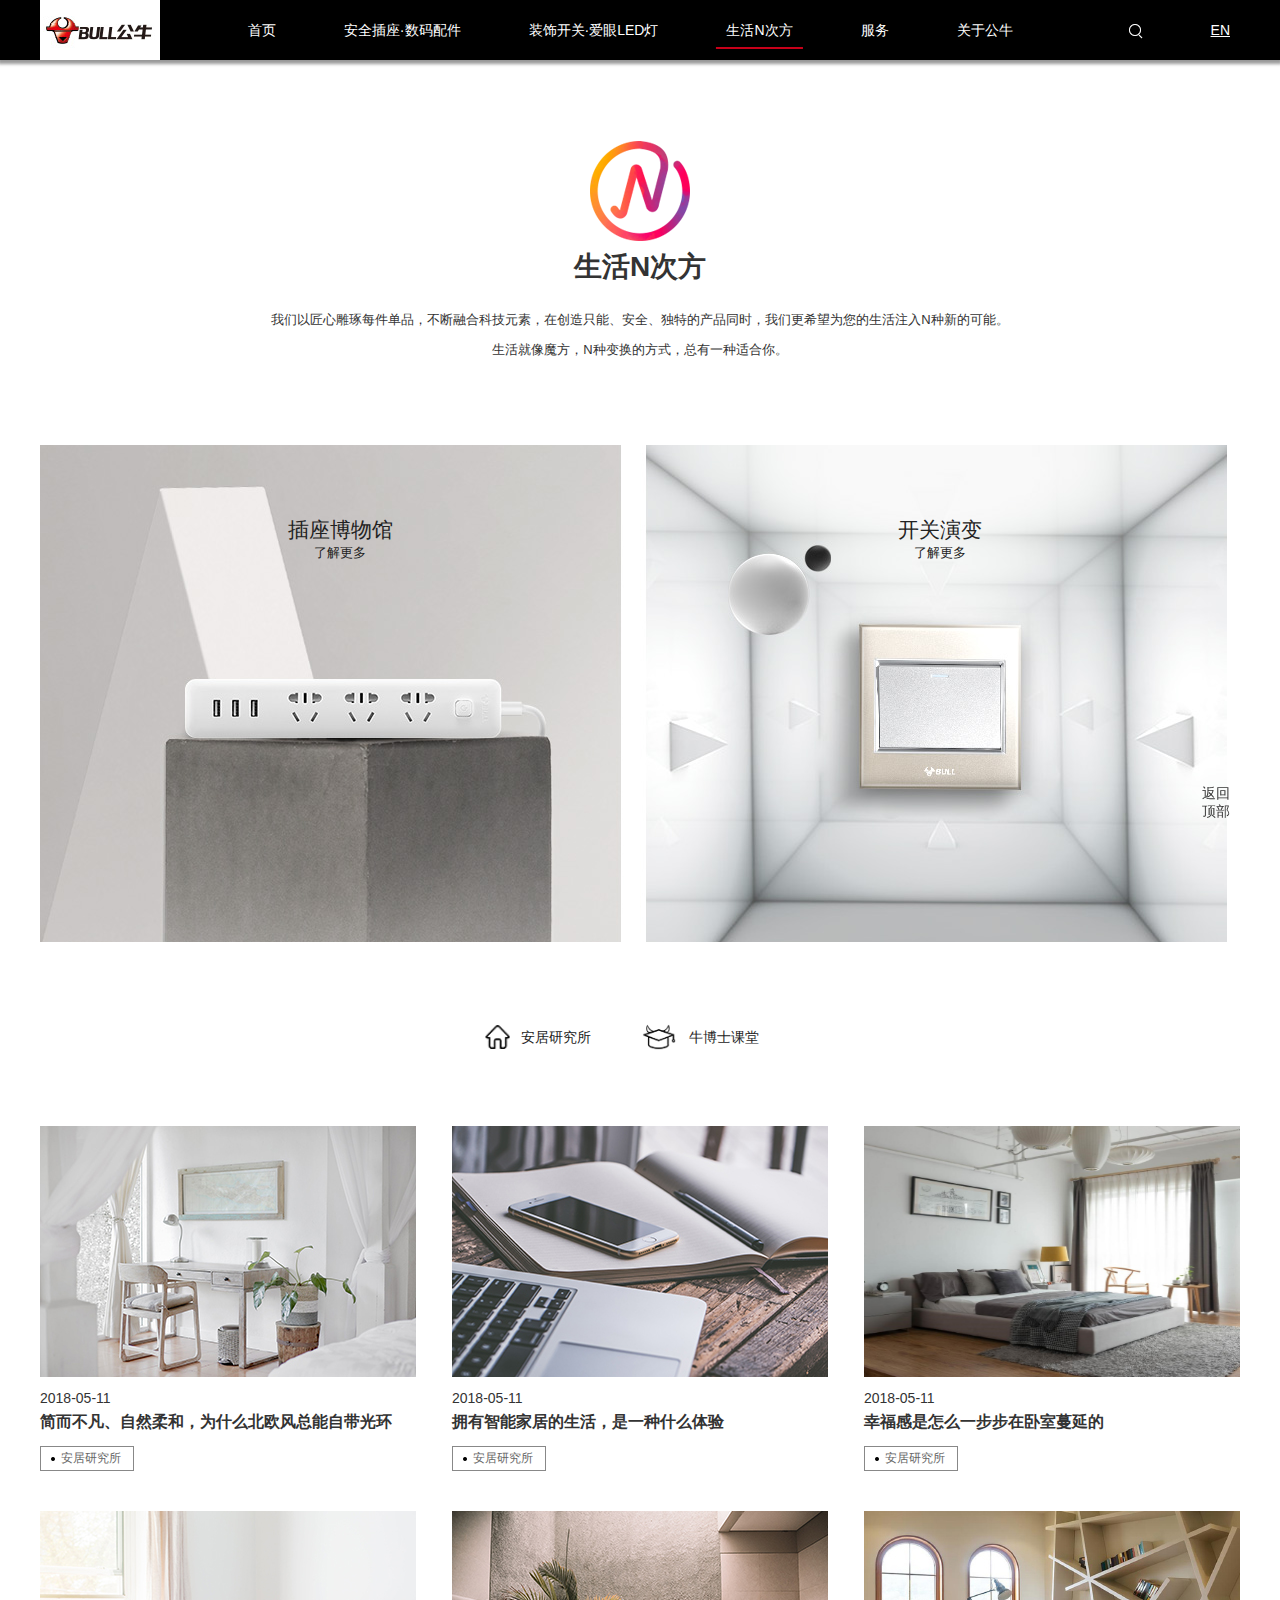
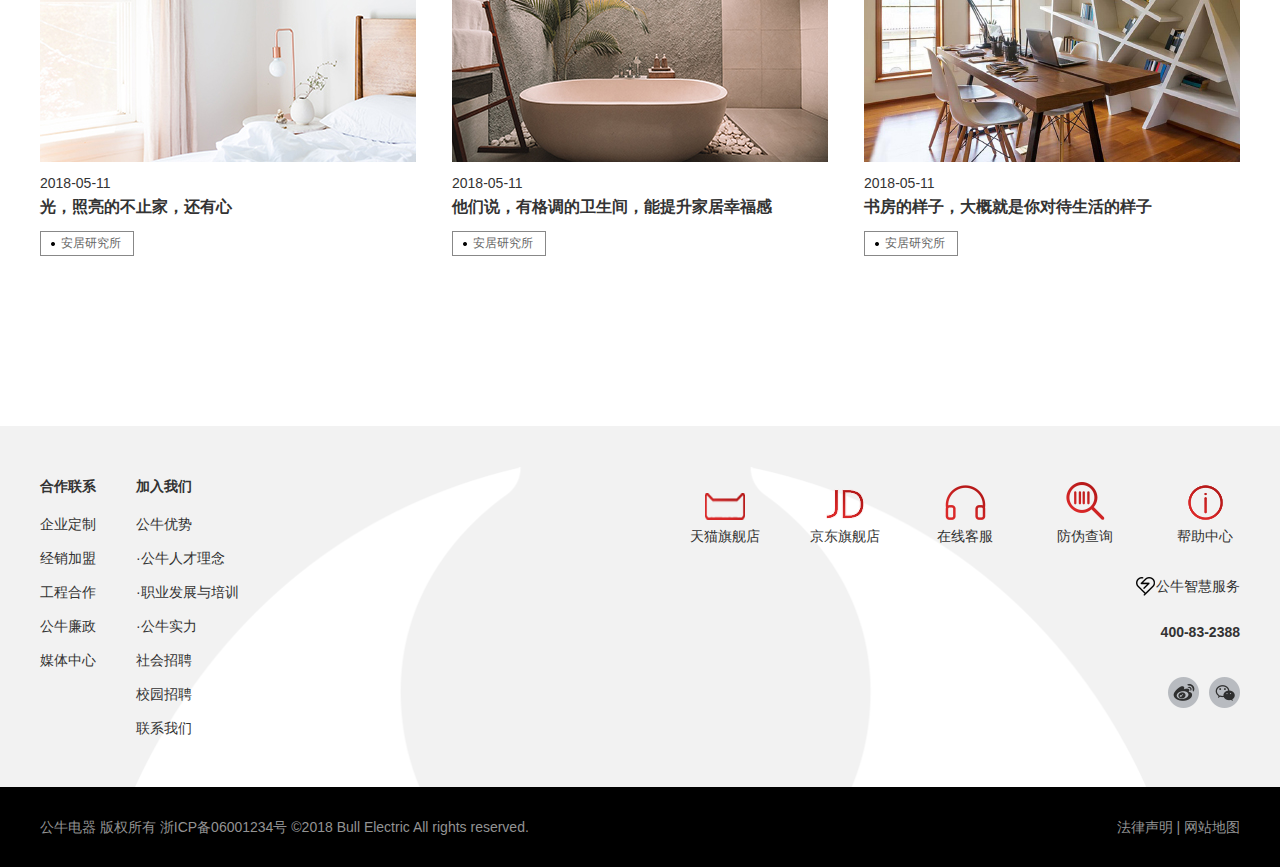
<file: lifeN.new.html>
<!DOCTYPE html>
<html lang="en">

<head>
    <meta charset="UTF-8">
    <meta name="viewport" content="width=device-width, initial-scale=1.0">
    <meta http-equiv="X-UA-Compatible" content="ie=edge">
    <title>生活N次方</title>

    <!-- 设置公有样式等 -->
    <link rel="stylesheet" href="./css/normalize.css">
    <link rel="stylesheet" href="./css/public.css">
    <link rel="stylesheet" href="./css/lifeN.new.css">
</head>

<body>

    <!-- head-wrap -->
    <div class="public-header-wrapper">
        <div class="public-head-cent w clearfix">
            <h1 class="public-notindex">
                <a href="#">
                    <img src="./images/lifeN/logo_son.jpg" alt=""> 公牛电器-公牛集团官网
                </a>
            </h1>
            <div class="fr public-headin-rig">
                <ul class="public-head-nav">
                    <li>
                        <a href="./index.html">首页</a>
                        <em></em>
                    </li>
                    <li data-index="ychildren">
                        <a href="./hero.html">安全插座·数码配件</a>
                        <em></em>
                    </li>
                    <li data-index="ychildren">
                        <a href="#">装饰开关·爱眼LED灯</a>
                        <em></em>
                    </li>
                    <li class="current">
                        <a href="./lifeN.new.html">生活N次方</a>
                        <em></em>
                    </li>
                    <li data-index="ychildren">
                        <a href="./serve.html">服务</a>
                        <em></em>
                    </li>
                    <li data-index="ychildren">
                        <a href="./ox-culture.html">关于公牛</a>
                        <em></em>
                    </li>
                </ul>
                <div class="public-head-rgtow">
                    <div>
                        <a href="#">
                          <img id="search-but" src="./images/i-search.png" alt="">
                        </a>
                      </div>
                    <div class="language">
                        <a href="#">EN</a>
                    </div>
                </div>
            </div>
        </div>
        <div class="public-hide-menu" style="height: 0">
            <ul class="public-navin_newnav w" style="display: none">
                <li class="public-icoa1">
                    <a href="#">插线板</a>
                </li>
                <li class="public-icoa2">
                    <a href="#">高端插座</a>
                </li>
                <li class="public-icoa3">
                    <a href="#">USB插座</a>
                </li>
                <li class="public-icoa4">
                    <a href="#">数码配件</a>
                </li>
            </ul>

            <ul class="public-navin_newnav w" style="display: none">
                <li class="publicnav-ico2-a1">
                    <a href="#">装饰开关·插座</a>
                </li>
                <li class="publicnav-ico2-a2">
                    <a href="#">爱眼LED照明光源</a>
                </li>
                <li class="publicnav-ico2-a3">
                    <a href="#">断路器</a>
                </li>
                <li class="publicnav-ico2-a4">
                    <a href="#">数一站式导购码配件</a>
                </li>
            </ul>

            <ul class="public-navin_newnav w navontxt" style="display: none">
                <li>
                    <a href="#">服务政策</a>
                </li>
                <li>
                    <a href="#">帮助中心</a>
                </li>
                <li>
                    <a href="#">产品防伪查询</a>
                </li>
                <li>
                    <a href="#">电商平台经销商查询</a>
                </li>
            </ul>

            <ul class="public-navin_newnav w navontxt" style="display: none">
                <li>
                    <a href="#">公牛集团</a>
                </li>
                <li>
                    <a href="#">公牛文化</a>
                </li>
                <li>
                    <a href="#">公牛质量</a>
                </li>
                <li>
                    <a href="#">发展历史</a>
                </li>
                <li>
                    <a href="#">社会责任</a>
                </li>
                <li>
                    <a href="#">联系我们</a>
                </li>
            </ul>
        </div>
    </div>

    <!--body主体部分-->
    <div id="example-red" class="main">
        <div class="w1200">
            <div class="titBox">
                <h2 class="clearfix">生活N次方</h2>
                <p>我们以匠心雕琢每件单品，不断融合科技元素，在创造只能、安全、独特的产品同时，我们更希望为您的生活注入N种新的可能。
                    <br> 生活就像魔方，N种变换的方式，总有一种适合你。
                </p>
            </div>

            <!--主体-大图部分-->
            <div class="imgBox">
                <div class="item">
                    <a href="#">
                        <div class="pad">
                            <h2 class="clearfix">插座博物馆</h2>
                            <a href="#">了解更多
                                <br><em></em><span></span></a>
                        </div>
                    </a>
                </div>
                <div class="item t2">
                    <a href="#">
                        <div class="pad">
                            <h2>开关演变</h2>
                            <a href="#">了解更多
                                <br><em></em><span></span></a>
                        </div>
                    </a>
                </div>
                <img src="./images/lifeN/p_1.jpg" alt="" id="bigImg">
            </div>

            <!--主体-详情部分-->
            <div class="infoBox clearfix">

                <div class="tab">
                    <span class="tab_1">安居研究所
                        <br><em></em>
                    </span>
                    <span class="tab_2">牛博士课堂
                        <br><em></em>
                    </span>
                </div>

                <!--安居研究所区域-->
                <div class="tabMain">
                    <ul class="tm">
                        <li>
                            <a href="#">
                                <div class="pic">
                                    <img src="./images/lifeN/tm_01.jpg" width="100%" height="251">
                                </div>
                                <div class="info">
                                    <p class="date">2018-05-11</p>
                                    <h3>简而不凡、自然柔和，为什么北欧风总能自带光环</h3>
                                    <div class="tag">
                                        <span>安居研究所</span>
                                    </div>
                                </div>
                            </a>
                        </li>
                        <li>
                            <a href="#">
                                <div class="pic">
                                    <img src="./images/lifeN/tm_02.jpg" width="100%" height="251">
                                </div>
                                <div class="info">
                                    <p class="date">2018-05-11</p>
                                    <h3>拥有智能家居的生活，是一种什么体验</h3>
                                    <div class="tag">
                                        <span>安居研究所</span>
                                    </div>
                                </div>
                            </a>
                        </li>
                        <li>
                            <a href="#">
                                <div class="pic">
                                    <img src="./images/lifeN/tm_03.jpg" width="100%" height="251">
                                </div>
                                <div class="info">
                                    <p class="date">2018-05-11</p>
                                    <h3>幸福感是怎么一步步在卧室蔓延的</h3>
                                    <div class="tag">
                                        <span>安居研究所</span>
                                    </div>
                                </div>
                            </a>
                        </li>
                        <li>
                            <a href="#">
                                <div class="pic">
                                    <img src="./images/lifeN/tm_04.jpg" width="100%" height="251">
                                </div>
                                <div class="info">
                                    <p class="date">2018-05-11</p>
                                    <h3>光，照亮的不止家，还有心</h3>
                                    <div class="tag">
                                        <span>安居研究所</span>
                                    </div>
                                </div>
                            </a>
                        </li>
                        <li>
                            <a href="#">
                                <div class="pic">
                                    <img src="./images/lifeN/tm_05.jpg" width="100%" height="251">
                                </div>
                                <div class="info">
                                    <p class="date">2018-05-11</p>
                                    <h3>他们说，有格调的卫生间，能提升家居幸福感</h3>
                                    <div class="tag">
                                        <span>安居研究所</span>
                                    </div>
                                </div>
                            </a>
                        </li>
                        <li>
                            <a href="#">
                                <div class="pic">
                                    <img src="./images/lifeN/tm_06.jpg" width="100%" height="251">
                                </div>
                                <div class="info">
                                    <p class="date">2018-05-11</p>
                                    <h3>书房的样子，大概就是你对待生活的样子</h3>
                                    <div class="tag">
                                        <span>安居研究所</span>
                                    </div>
                                </div>
                            </a>
                        </li>
                    </ul>
                </div>

                <!--牛博士课堂区域-->
                <div class="tabMain tabMain2">
                    <ul class="tm">
                        <div id="lifeniu">
                            <li>
                                <div class="icon icon1"></div>
                                <a href=#>
                                    <div class="pic">
                                        <img src="./images/lifeN/tm2_01.jpg" width: "100%" height="251">
                                    </div>
                                    <div class="info">
                                        <p class="date">2018-05-11</p>
                                        <h3 style="height:33px;">知识 | 抗电涌插座为什么能够守护电器安全</h3>
                                        <div class="tag">
                                            <span>牛博士课堂</span>
                                        </div>
                                    </div>
                                </a>
                            </li>
                            <li>
                                <div class="icon icon2"></div>
                                <a href=#>
                                    <div class="pic">
                                        <img src="./images/lifeN/tm2_02.jpg" height="251">
                                    </div>
                                    <div class="info">
                                        <p class="date">2018-05-11</p>
                                        <h3 style="height:33px;">攻略 | 家用壁纸插座如何挑选</h3>
                                        <div class="tag">
                                            <span>牛博士课堂</span>
                                        </div>
                                    </div>
                                </a>
                            </li>
                            <li>
                                <div class="icon icon3"></div>
                                <a href=#>
                                    <div class="pic">
                                        <img src="./images/lifeN/tm2_03.jpg" height="251">
                                    </div>
                                    <div class="info">
                                        <p class="date">2018-05-11</p>
                                        <h3 style="height:33px;">测评 | 评价VS公牛，LED筒灯哪家强？</h3>
                                        <div class="tag">
                                            <span>牛博士课堂</span>
                                        </div>
                                    </div>
                                </a>
                            </li>
                            <li>
                                <div class="icon icon4"></div>
                                <a href=#>
                                    <div class="pic">
                                        <img src="./images/lifeN/tm2_04.jpg" height="251">
                                    </div>
                                    <div class="info">
                                        <p class="date">2018-05-11</p>
                                        <h3 style="height:33px;">案列 | 厨房插座，到底装多少才合适？</h3>
                                        <div class="tag">
                                            <span>牛博士课堂</span>
                                        </div>
                                    </div>
                                </a>
                            </li>
                            <li>
                                <div class="icon icon5"></div>
                                <a href=#>
                                    <div class="pic">
                                        <img src="./images/lifeN/tm2_05.jpg" height="251">
                                    </div>
                                    <div class="info">
                                        <p class="date">2018-05-11</p>
                                        <h3 style="height:33px;">知识 | 夏季用电安全须知</h3>
                                        <div class="tag">
                                            <span>牛博士课堂</span>
                                        </div>
                                    </div>
                                </a>
                            </li>
                            <li>
                                <div class="icon icon6"></div>
                                <a href=#>
                                    <div class="pic">
                                        <img src="./images/lifeN/tm2_06.jpg" height="251">
                                    </div>
                                    <div class="info">
                                        <p class="date">2018-05-11</p>
                                        <h3 style="height:33px;">知识 | 防闪频是什么？</h3>
                                        <div class="tag">
                                            <span>牛博士课堂</span>
                                        </div>
                                    </div>
                                </a>
                            </li>
                        </div>
                    </ul>
                </div>
            </div>
        </div>
    </div>

    <!--footer-wrapper-->
    <div class="public-footer-wrapper">
        <div class="public-footer-headbox w clearfix">
            <div class="fl">
                <dl>
                    <dt>合作联系</dt>
                    <dd>
                        <a href="#">企业定制</a>
                    </dd>
                    <dd>
                        <a href="#">经销加盟</a>
                    </dd>
                    <dd>
                        <a href="#">工程合作</a>
                    </dd>
                    <dd>
                        <a href="#">公牛廉政</a>
                    </dd>
                    <dd>
                        <a href="#">媒体中心</a>
                    </dd>
                </dl>
                <dl>
                    <dt>加入我们</dt>
                    <dd>
                        <a href="#">公牛优势</a>
                    </dd>
                    <dd>
                        <a href="#">·公牛人才理念</a>
                    </dd>
                    <dd>
                        <a href="#">·职业发展与培训</a>
                    </dd>
                    <dd>
                        <a href="#">·公牛实力</a>
                    </dd>
                    <dd>
                        <a href="#">社会招聘</a>
                    </dd>
                    <dd>
                        <a href="#">校园招聘</a>
                    </dd>
                    <dd>
                        <a href="#">联系我们</a>
                    </dd>
                </dl>
            </div>
            <div class="fr">
                <ul class="lines_topul clearfix">
                    <li>
                        <a href="#">天猫旗舰店</a>
                    </li>
                    <li>
                        <a href="#">京东旗舰店</a>
                    </li>
                    <li>
                        <a href="#">在线客服</a>
                    </li>
                    <li>
                        <a href="#">防伪查询</a>
                    </li>
                    <li>
                        <a href="#">帮助中心</a>
                    </li>
                </ul>
                <div class="line2 icos_xin">
                    <a href="#">公牛智慧服务</a>
                </div>
                <div class="line2">
                    <b> 400-83-2388</b>
                </div>
                <ul class="fr">
                    <li>
                        <img src="./images/i-weibo.png" alt="">
                    </li>
                    <li>
                        <img src="./images/i-weixin.png" alt="">
                        <div class="xnavfixed">
                            <img src="./images/code_1.jpg" alt="">
                            <img src="./images/code_1.jpg" alt="">
                            <img src="./images/code_1.jpg" alt="">
                        </div>
                    </li>
                </ul>
            </div>
        </div>
        <div class="public-footer-foot">
            <div class="w clearfix">
                <p class="fl">
                    公牛电器 版权所有 浙ICP备06001234号 ©2018 Bull Electric All rights reserved.
                </p>
                <p class="fr">
                    <a href="#">法律声明</a> |
                    <a href="#">网站地图</a>
                </p>
            </div>
        </div>
    </div>



    <!--右下角返回顶部按钮-->
    <div class="r_nav"><a href="#">返回<br>顶部</a> </div>

    <script>
        new WOW().init();  // 初始化WOW构造函数；
    </script>
    <!--鼠标移动背景-->


    <!-- 首页JS效果特效 -->
    <script src="./js/jquery.js"></script>
    <script src="./js/public.js"></script>
    <script src="./js/wow.min.js"></script>


    <!--lifeN页面特效-->
    <script src="./js/jquery-1.12.4.js"></script>
    <script src="./js/qin.js"></script>

    <!--鼠标移动小星星特效-->
    <script type="text/javascript" src="js/jquery-stars.js"></script>



    <!--lifeN JS效果-->

    <!--安居研究所、牛博士课堂区域 tab栏切换js效果-->

    <script>
        var tab_1 = document.querySelector(".tab_1");
        var tab_2 = document.querySelector(".tab_2");
        var tabMain = document.querySelector(".tabMain");
        var tabMain2 = document.querySelector(".tabMain2");
        tab_1.onmouseover = function () {
            tabMain.style.display = "block";
            tabMain2.style.display = "none";
        }
        tab_2.onmouseover = function () {
            tabMain2.style.display = "block";
            tabMain.style.display = "none";
        }


        // 页面右下角 返回顶部按钮jQuery
        $(function () {
            $(".r_nav").click(function () {
                $("body").animate({
                    scrollTop: 0
                })
            })
        })
    </script>


    <!--详情区域图片选中高亮特效-->
    <script>
        var $lis = $(".tabMain li");

        $lis.mouseenter(function () {
            $(this).css("opacity", 1);
            $(this).siblings().css("opacity", 0.2);
        })
        $(".tabMain").mouseleave(function () {
            $(this).find("li").css("opacity", 1);
        })
    </script>


    <script>
        // 入口函数
        $(function () {


            // 文字抖动效果展示
            $(".titBox h2").qin({
                offset: 22, // default , 最大偏移量
                duration: 500, // default , 晃动时间
                recline: 0.5 // default , 每像素偏移量，越小“琴弦绷的越紧”
            });



            $(".imgBox h2").qin({
                offset: 22, // default , 最大偏移量
                duration: 500, // default , 晃动时间
                recline: 0.5 // default , 每像素偏移量，越小“琴弦绷的越紧”
            });
        });
        jQuery('#example-red').jstars({
            image_path: 'images/lifeN',
            style: 'red',
            frequency: 10
        });
    </script>






</body>

</html>
</file>
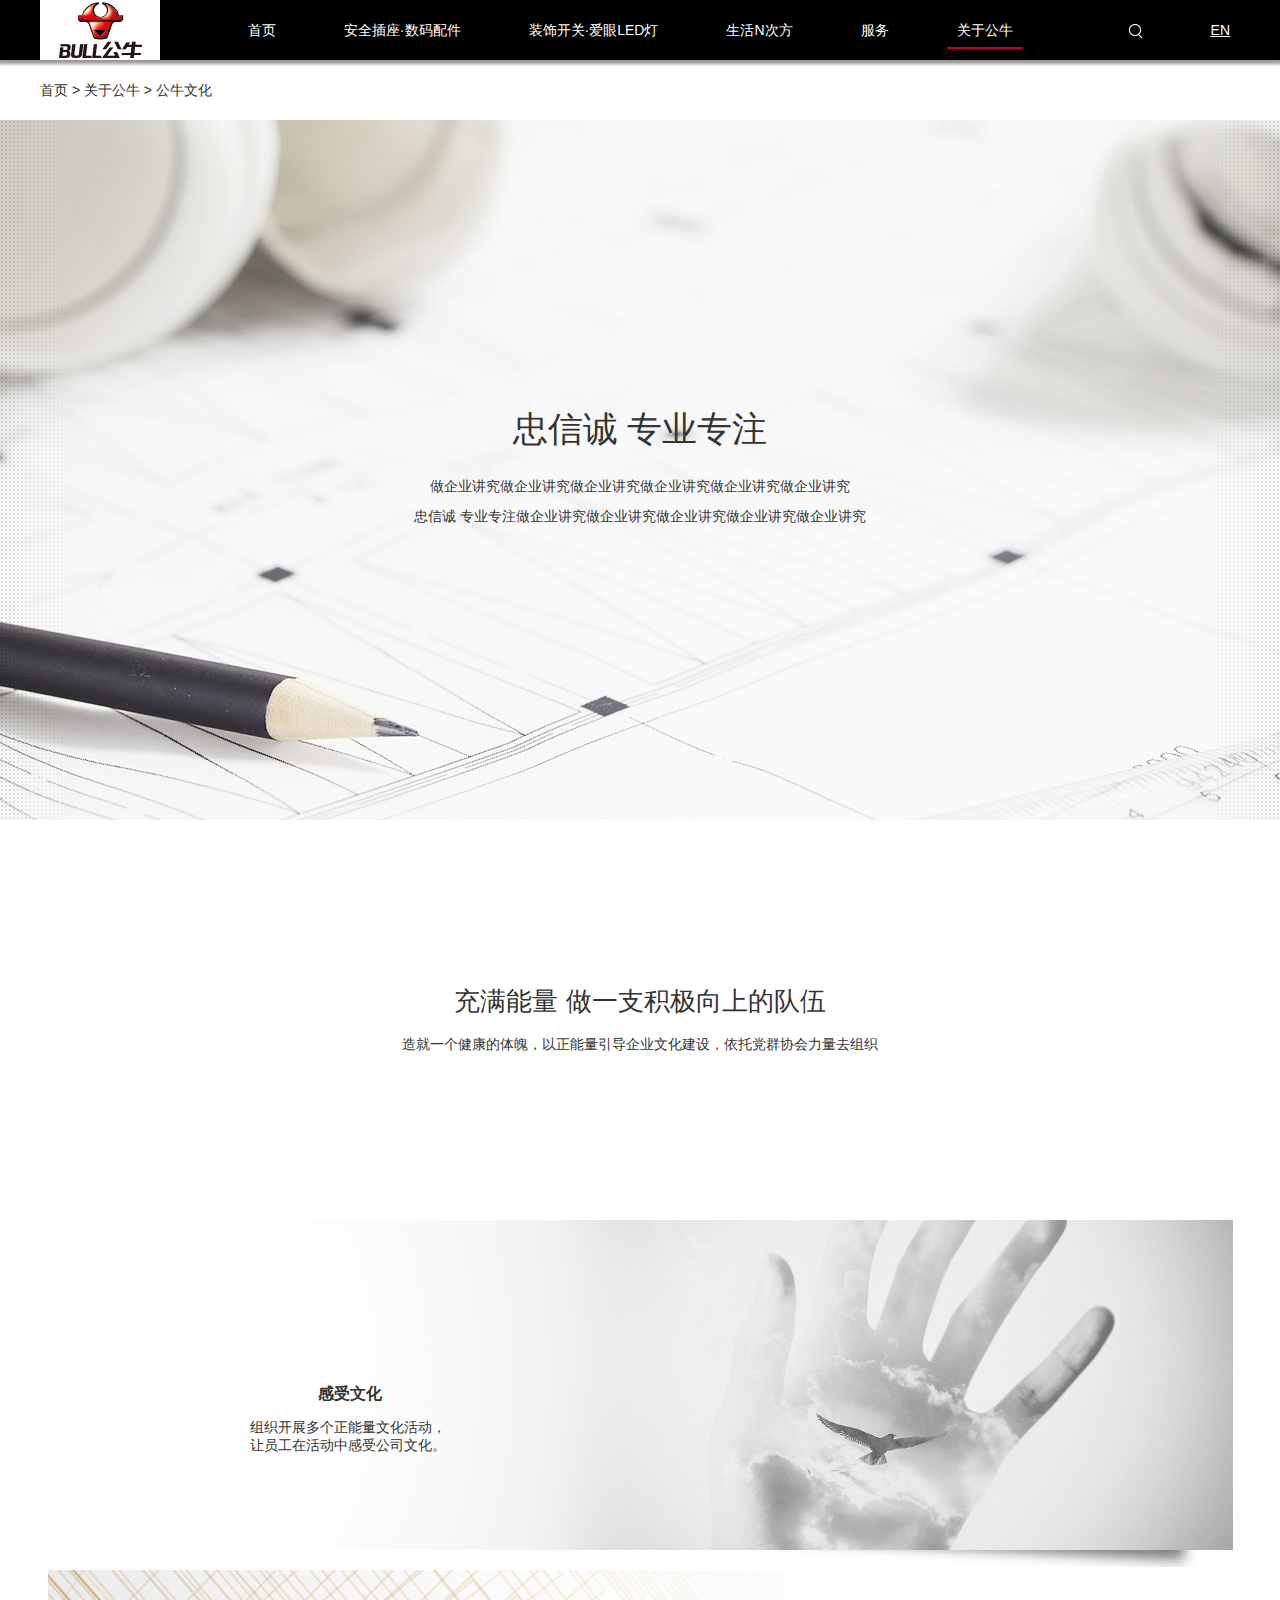
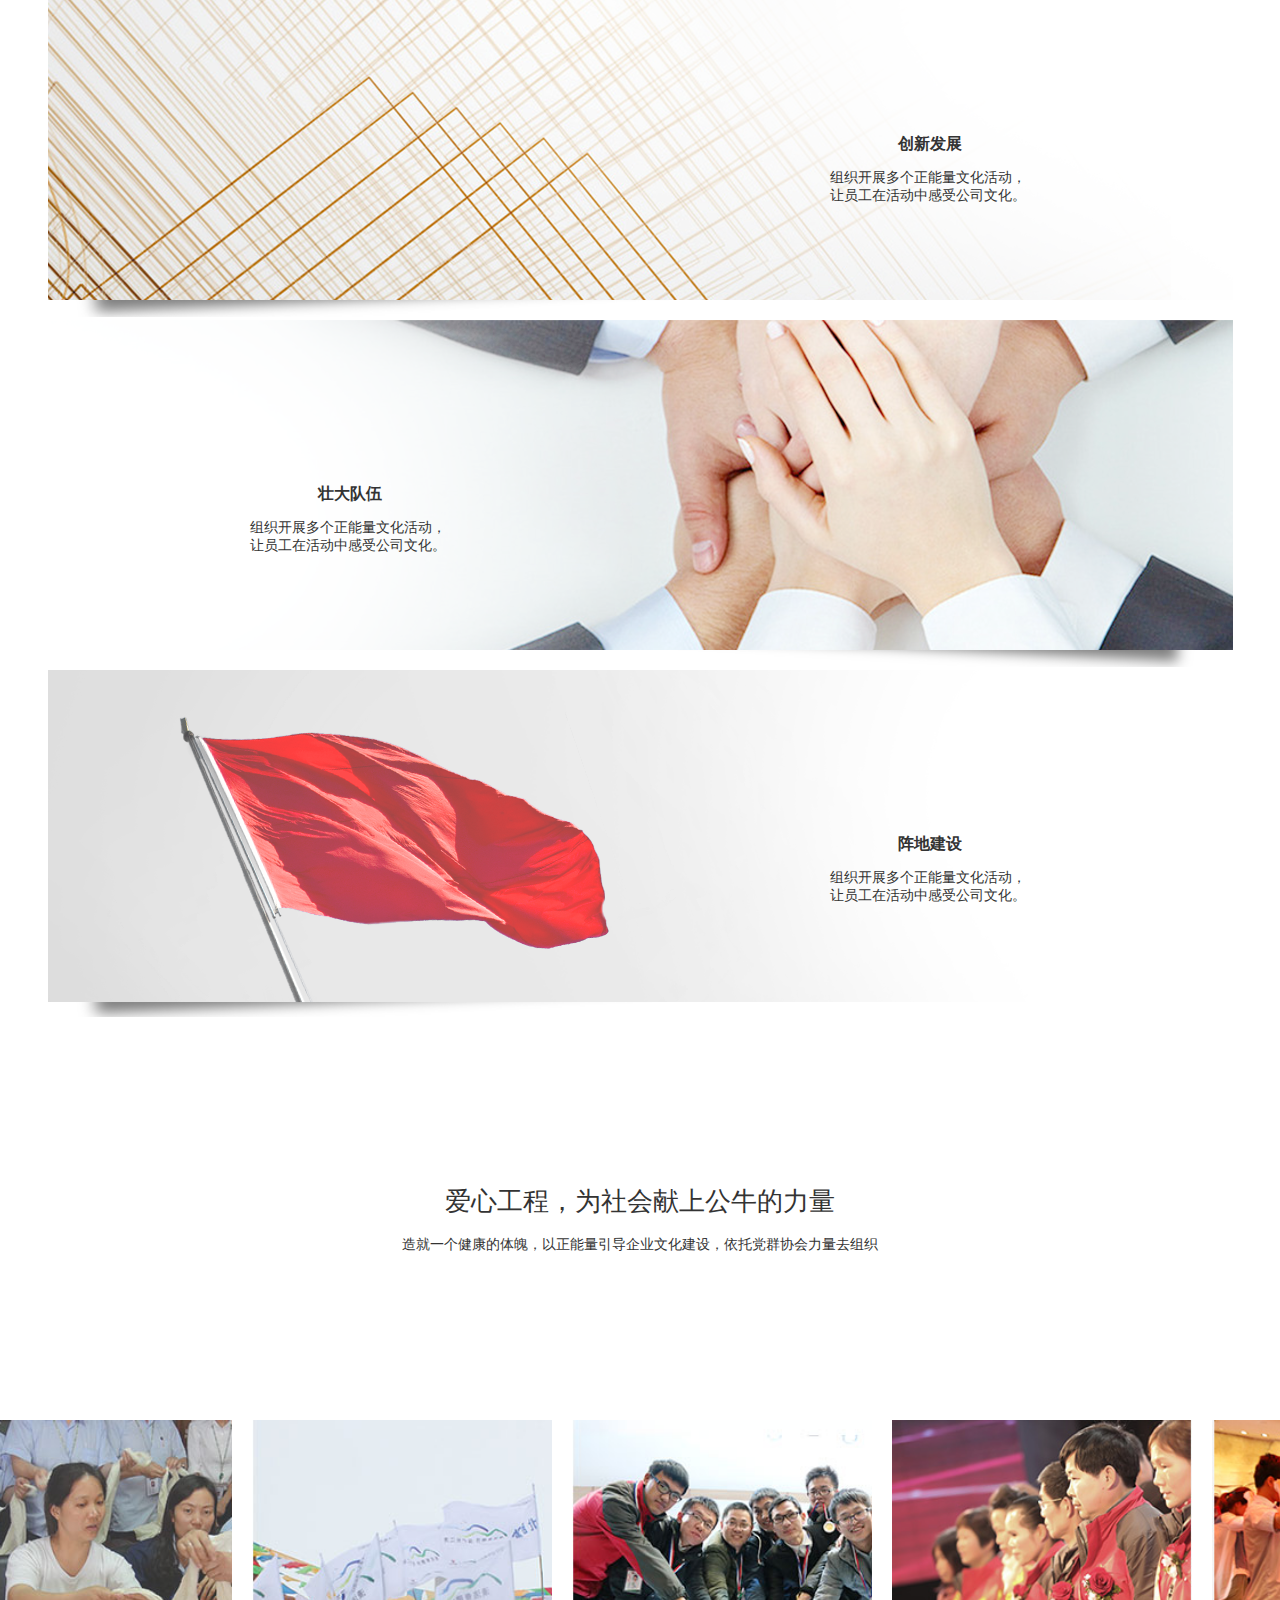
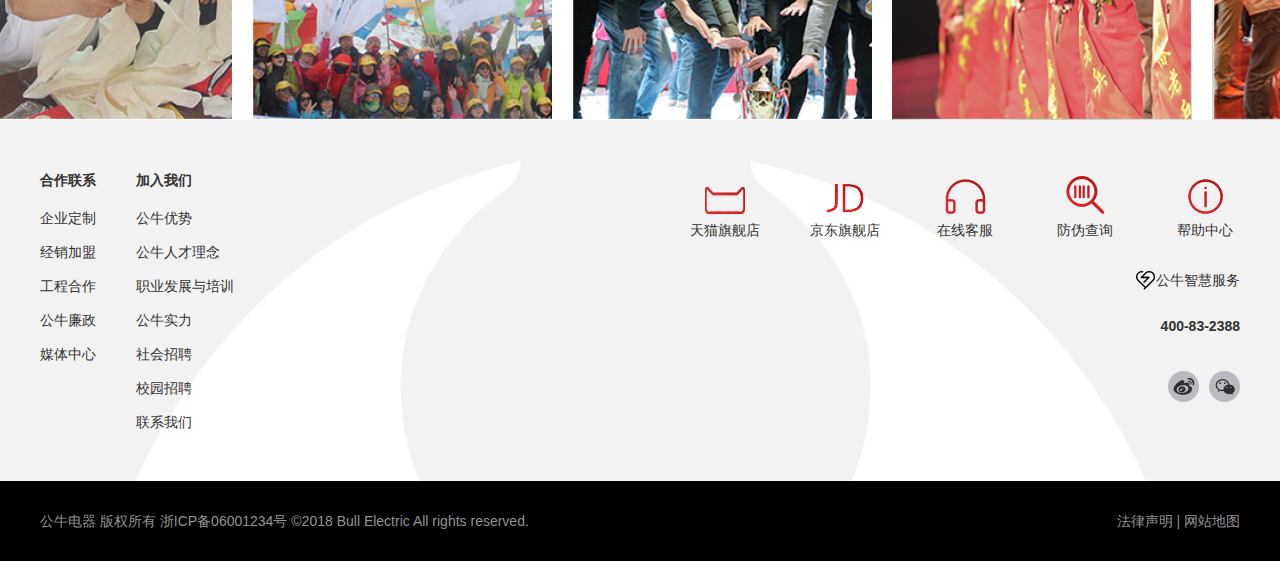
<file: ox-culture.html>
<!DOCTYPE html>
<html lang="en">

<head>
  <meta charset="UTF-8">
  <meta name="viewport" content="width=device-width, initial-scale=1.0">
  <meta http-equiv="X-UA-Compatible" content="ie=edge">
  <title>公牛电器-公牛集团官网</title>
  <meta name="Keywords" content="公牛,公牛电器,公牛集团,公牛官网,公牛插座,公牛墙面开关,公牛爱眼LED,公牛数码配件">
  <meta name="Description" content="创新科技，为亿万家庭提供安全舒适的用电环境-公牛电器官方网站">

  <!-- 设置icon -->
  <link rel="shortcut icon" href="./favicon.ico">

  <!-- 设置公有样式等 -->
  <link rel="stylesheet" href="./css/normalize.css">
  <link rel="stylesheet" href="./css/public.css">
  <link rel="stylesheet" href="./css/ox-culture.css">

</head>

<body>
  <!-- head-wrap -->
  <div class="public-header-wrapper">
    <div class="public-head-cent w clearfix">
      <h1>
        <a href="#">
          <img src="./images/logo.png" alt=""> 公牛电器-公牛集团官网
        </a>
      </h1>
      <div class="fr public-headin-rig">
        <ul class="public-head-nav">
          <li>
            <a href="./index.html">首页</a>
            <em></em>
          </li>
          <li data-index="ychildren">
            <a href="./hero.html">安全插座·数码配件</a>
            <em></em>
          </li>
          <li data-index="ychildren">
            <a href="#">装饰开关·爱眼LED灯</a>
            <em></em>
          </li>
          <li>
            <a href="./lifeN.new.html">生活N次方</a>
            <em></em>
          </li>
          <li data-index="ychildren">
            <a href="./serve.html">服务</a>
            <em></em>
          </li>
          <li data-index="ychildren" class="current">
            <a href="./ox-culture.html">关于公牛</a>
            <em></em>
          </li>
        </ul>
        <div class="public-head-rgtow">
          <div>
            <a href="#">
              <img src="./images/i-search.png" alt="">
            </a>
          </div>
          <div class="language">
            <a href="#">EN</a>
          </div>
        </div>
      </div>
    </div>
    <div class="public-hide-menu" style="height: 0">
      <ul class="public-navin_newnav w" style="display: none">
        <li class="public-icoa1">
          <a href="#">插线板</a>
        </li>
        <li class="public-icoa2">
          <a href="#">高端插座</a>
        </li>
        <li class="public-icoa3">
          <a href="#">USB插座</a>
        </li>
        <li class="public-icoa4">
          <a href="#">数码配件</a>
        </li>
      </ul>

      <ul class="public-navin_newnav w" style="display: none">
        <li class="publicnav-ico2-a1">
          <a href="#">装饰开关·插座</a>
        </li>
        <li class="publicnav-ico2-a2">
          <a href="#">爱眼LED照明光源</a>
        </li>
        <li class="publicnav-ico2-a3">
          <a href="#">断路器</a>
        </li>
        <li class="publicnav-ico2-a4">
          <a href="#">数一站式导购码配件</a>
        </li>
      </ul>

      <ul class="public-navin_newnav w navontxt" style="display: none">
        <li>
          <a href="#">服务政策</a>
        </li>
        <li>
          <a href="#">帮助中心</a>
        </li>
        <li>
          <a href="#">产品防伪查询</a>
        </li>
        <li>
          <a href="#">电商平台经销商查询</a>
        </li>
      </ul>

      <ul class="public-navin_newnav w navontxt" style="display: none">
        <li>
          <a href="#">公牛集团</a>
        </li>
        <li>
          <a href="#">公牛文化</a>
        </li>
        <li>
          <a href="#">公牛质量</a>
        </li>
        <li>
          <a href="#">发展历史</a>
        </li>
        <li>
          <a href="#">社会责任</a>
        </li>
        <li>
          <a href="#">联系我们</a>
        </li>
      </ul>
    </div>
  </div>



  <!-- 主内容区域 -->
  <!-- 面包屑导航 -->
  <div>
  <div class="crumbs-nav w1200">
    <a href="#">首页</a>
     <span>></span>
     <a href="#">关于公牛</a>
     <span>></span>
     <a href="#">公牛文化</a>  
  </div>
  </div>
  <!-- banner区域 -->
  <div class="pen-pic">
    <div class="t-cont">
    	<p class="p1">忠信诚 专业专注</p>
    	<p class="p2">做企业讲究做企业讲究做企业讲究做企业讲究做企业讲究做企业讲究</p>
    	<p class="p3">忠信诚 专业专注做企业讲究做企业讲究做企业讲究做企业讲究做企业讲究</p>
    </div>
  </div>

  <div class="m-text">
  	<div class="m-b">
  		<p class="p4">充满能量 做一支积极向上的队伍</p>
  		<p class="p5">造就一个健康的体魄，以正能量引导企业文化建设，依托党群协会力量去组织</p>
  	</div>
  </div>

  <!-- 感受文化 -->
  <div class="feel-c w1200">
  	<div class="cul">
  		<h3>感受文化</h3>
  		<p>组织开展多个正能量文化活动，<br>
让员工在活动中感受公司文化。</p>
  	</div>
  </div>

 <!-- 创新发展 -->
  <div class="create-pgs w1200">
  	<div class="progress">
  		<h3>创新发展</h3>
  		<p>组织开展多个正能量文化活动，<br>
让员工在活动中感受公司文化。</p>
  	</div>
  </div>

  <!-- 壮大队伍 -->
  <div class="expand-troop w1200">
  	<div class="troops">
  		<h3>壮大队伍</h3>
  		<p>组织开展多个正能量文化活动，<br>
让员工在活动中感受公司文化。</p>
  	</div>
  </div>

   <!-- 阵地建设 -->
  <div class="battle-field w1200">
  	<div class="build">
  		<h3>阵地建设</h3>
  		<p>组织开展多个正能量文化活动，<br>
让员工在活动中感受公司文化。</p>
  	</div>
  </div>



<!-- 爱心工程 -->
<div class="love-project">
  	<div class="l-p">
  		<p class="p6">爱心工程，为社会献上公牛的力量</p>
  		<p class="p7">造就一个健康的体魄，以正能量引导企业文化建设，依托党群协会力量去组织</p>
  	</div>
  </div>


   <!-- 图片循环 -->
  <div class="pic-cont">
  	<ul class="pics clearfix">
  		<li><img src="./images/scenery1.jpg" alt=""></li>
  		<li><img src="./images/scenery2.jpg" alt=""></li>
  		<li><img src="./images/scenery3.jpg" alt=""></li>
  		<li><img src="./images/scenery4.jpg" alt=""></li>
  		<li><img src="./images/scenery5.jpg" alt=""></li>
  		<li><img src="./images/scenery6.jpg" alt=""></li>
  		<li><img src="./images/scenery7.jpg" alt=""></li>
  		<li><img src="./images/scenery8.jpg" alt=""></li>
  		<li><img src="./images/scenery9.jpg" alt=""></li>
  		<li><img src="./images/scenery10.jpg" alt=""></li>
  		<li><img src="./images/scenery11.jpg" alt=""></li>
  		<li><img src="./images/scenery12.jpg" alt=""></li>
  	</ul>
  </div>


  <div class="public-footer-wrapper">
    <div class="public-footer-headbox w clearfix">
      <div class="fl">
        <dl>
          <dt>合作联系</dt>
          <dd>
            <a href="#">企业定制</a>
          </dd>
          <dd>
            <a href="#">经销加盟</a>
          </dd>
          <dd>
            <a href="#">工程合作</a>
          </dd>
          <dd>
            <a href="#">公牛廉政</a>
          </dd>
          <dd>
            <a href="#">媒体中心</a>
          </dd>
        </dl>
        <dl>
          <dt>加入我们</dt>
          <dd>
            <a href="#">公牛优势</a>
          </dd>
          <dd>
            <a href="#">公牛人才理念</a>
          </dd>
          <dd>
            <a href="#">职业发展与培训</a>
          </dd>
          <dd>
            <a href="#">公牛实力</a>
          </dd>
          <dd>
            <a href="#">社会招聘</a>
          </dd>
          <dd>
            <a href="#">校园招聘</a>
          </dd>
          <dd>
            <a href="#">联系我们</a>
          </dd>
        </dl>
      </div>
      <div class="fr">
        <ul class="lines_topul clearfix">
          <li>
            <a href="#">天猫旗舰店</a>
          </li>
          <li>
            <a href="#">京东旗舰店</a>
          </li>
          <li>
            <a href="#">在线客服</a>
          </li>
          <li>
            <a href="#">防伪查询</a>
          </li>
          <li>
            <a href="#">帮助中心</a>
          </li>
        </ul>
        <div class="line2 icos_xin">
          <a href="#">公牛智慧服务</a>
        </div>
        <div class="line2">
          <b> 400-83-2388</b>
        </div>
        <ul class="fr">
          <li>
            <img src="./images/i-weibo.png" alt="">
          </li>
          <li>
            <img src="./images/i-weixin.png" alt="">
            <div class="xnavfixed">
              <img src="./images/code_1.jpg" alt="">
              <img src="./images/code_1.jpg" alt="">
              <img src="./images/code_1.jpg" alt="">
            </div>
          </li>
        </ul>
      </div>
    </div>
    <div class="public-footer-foot">
      <div class="w clearfix">
        <p class="fl">
          公牛电器 版权所有 浙ICP备06001234号 ©2018 Bull Electric All rights reserved.
        </p>
        <p class="fr">
          <a href="#">法律声明</a> |
          <a href="#">网站地图</a>
        </p>
      </div>
    </div>
  </div>
  <!-- 首页JS效果特效 -->
  <script>
  	var pics =document.querySelector('.pics');
    var timerId;
   function start() {
     timerId =setInterval(function(){
    var current = pics.offsetLeft;
    // console.log(pics.offsetLeft);
    var step = -1;
    current+=step;
    if(current>-2497){
      pics.style.left = current+'px';
    }else{
      pics.style.left = '0px';
    }
    
  
  },10);
   }

	start();

  pics.onmouseover = function(){
    clearInterval(timerId);
  }
  pics.onmouseout = function(){
    start();
  }
  </script>
  <script src="./js/jquery.js"></script>
  <script src="./js/public.js"></script>
</body>

</html>
</file>
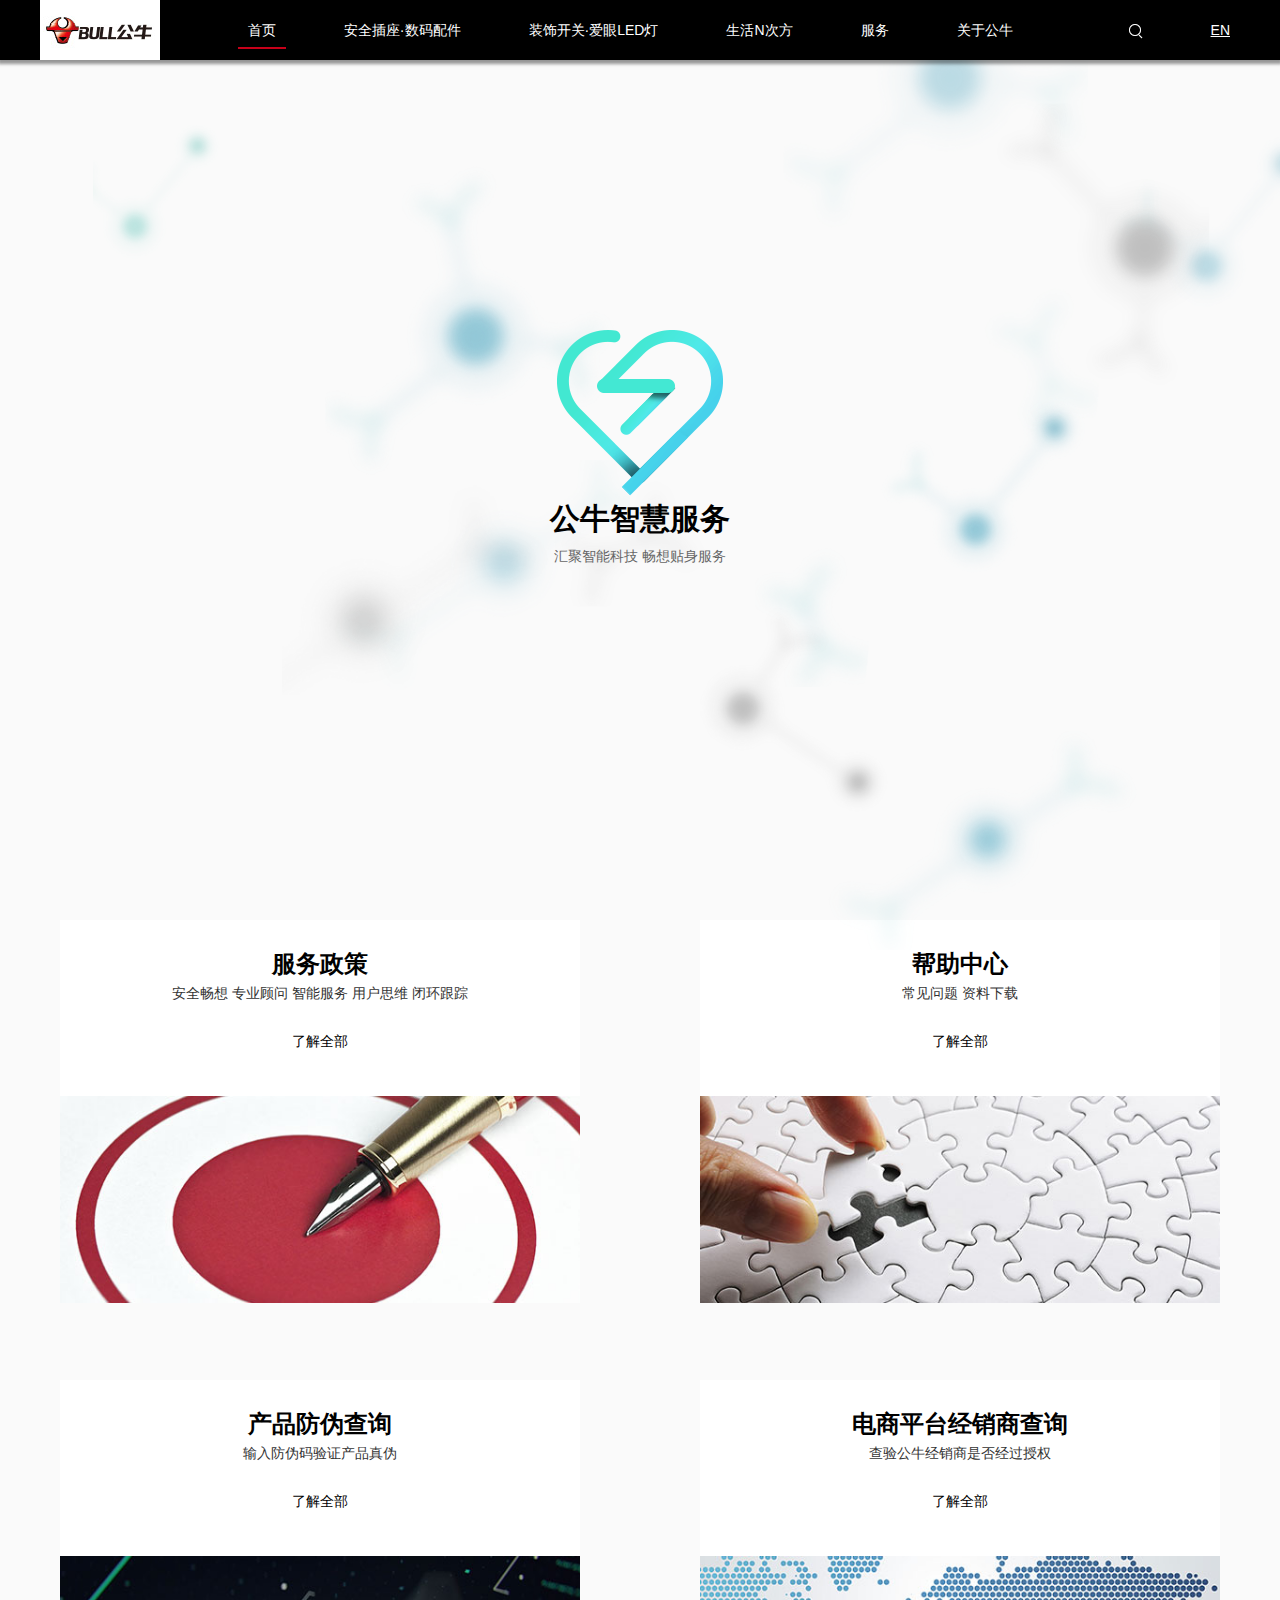
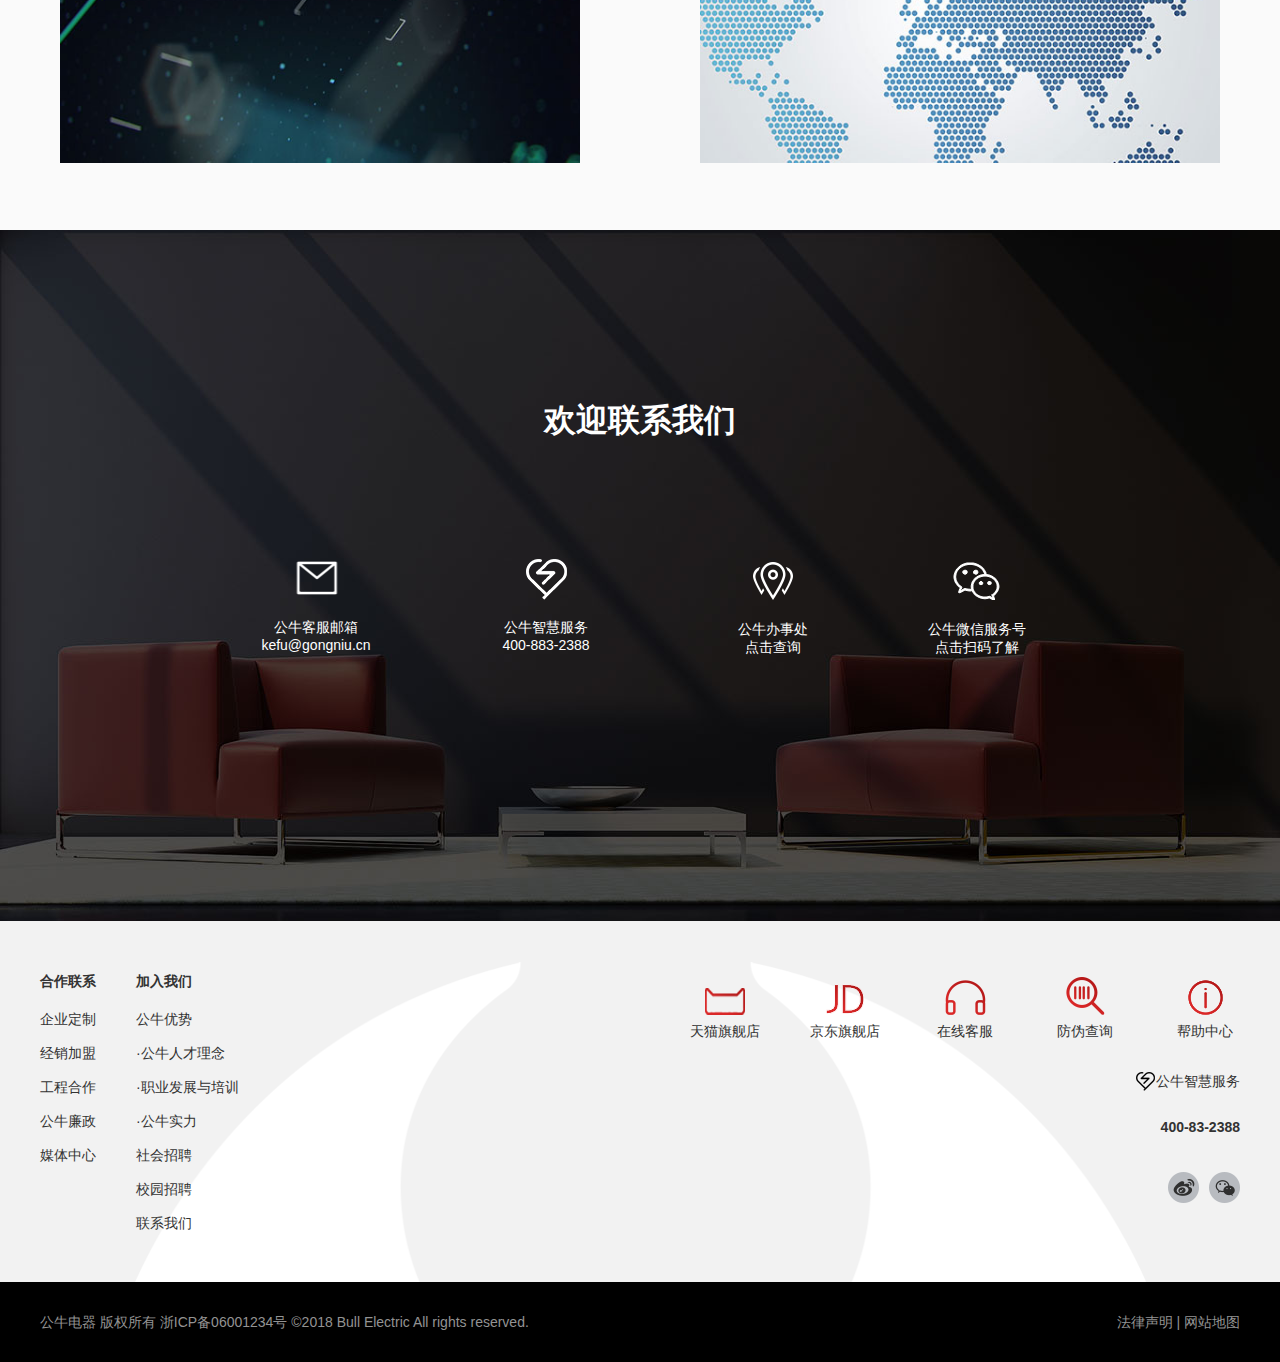
<file: serve.html>
<!DOCTYPE html>
<html lang="en">

<head>
  <meta charset="UTF-8">
  <meta name="viewport" content="width=device-width, initial-scale=1.0">
  <meta http-equiv="X-UA-Compatible" content="ie=edge">
  <title>公牛电器-公牛集团官网</title>
  <meta name="Keywords" content="公牛,公牛电器,公牛集团,公牛官网,公牛插座,公牛墙面开关,公牛爱眼LED,公牛数码配件">
  <meta name="Description" content="创新科技，为亿万家庭提供安全舒适的用电环境-公牛电器官方网站">

  <!-- 设置icon -->
  <link rel="shortcut icon" href="./favicon.ico">

  <!-- 设置公有样式等 -->
  <link rel="stylesheet" href="./css/normalize.css">
  <link rel="stylesheet" href="./css/public.css">
  <link rel="stylesheet" href="./css/serve.css">







</head>

<body>
  <!-- head-wrap -->
  <div class="public-header-wrapper">
    <div class="public-head-cent w clearfix">
      <h1>
        <a href="#">
          <img src="./images/logo_02.jpg" alt=""> 公牛电器-公牛集团官网
        </a>
      </h1>
      <div class="fr public-headin-rig">
        <ul class="public-head-nav">
          <li class="current">
            <a href="./index.html">首页</a>
            <em></em>
          </li>
          <li data-index="ychildren">
            <a href="./hero.html">安全插座·数码配件</a>
            <em></em>
          </li>
          <li data-index="ychildren">
            <a href="#">装饰开关·爱眼LED灯</a>
            <em></em>
          </li>
          <li>
            <a href="./lifeN.new.html">生活N次方</a>
            <em></em>
          </li>
          <li data-index="ychildren">
            <a href="./serve.html">服务</a>
            <em></em>
          </li>
          <li data-index="ychildren">
            <a href="./ox-culture.html">关于公牛</a>
            <em></em>
          </li>
        </ul>
        <div class="public-head-rgtow">
          <div>
            <a href="#">
              <img src="./images/i-search.png" alt="">
            </a>
          </div>
          <div class="language">
            <a href="#">EN</a>
          </div>
        </div>
      </div>
    </div>
    <div class="public-hide-menu" style="height: 0">
      <ul class="public-navin_newnav w" style="display: none">
        <li class="public-icoa1">
          <a href="#">插线板</a>
        </li>
        <li class="public-icoa2">
          <a href="#">高端插座</a>
        </li>
        <li class="public-icoa3">
          <a href="#">USB插座</a>
        </li>
        <li class="public-icoa4">
          <a href="#">数码配件</a>
        </li>
      </ul>

      <ul class="public-navin_newnav w" style="display: none">
        <li class="publicnav-ico2-a1">
          <a href="#">装饰开关·插座</a>
        </li>
        <li class="publicnav-ico2-a2">
          <a href="#">爱眼LED照明光源</a>
        </li>
        <li class="publicnav-ico2-a3">
          <a href="#">断路器</a>
        </li>
        <li class="publicnav-ico2-a4">
          <a href="#">数一站式导购码配件</a>
        </li>
      </ul>

      <ul class="public-navin_newnav w navontxt" style="display: none">
        <li>
          <a href="#">服务政策</a>
        </li>
        <li>
          <a href="#">帮助中心</a>
        </li>
        <li>
          <a href="#">产品防伪查询</a>
        </li>
        <li>
          <a href="#">电商平台经销商查询</a>
        </li>
      </ul>

      <ul class="public-navin_newnav w navontxt" style="display: none">
        <li>
          <a href="#">公牛集团</a>
        </li>
        <li>
          <a href="#">公牛文化</a>
        </li>
        <li>
          <a href="#">公牛质量</a>
        </li>
        <li>
          <a href="#">发展历史</a>
        </li>
        <li>
          <a href="#">社会责任</a>
        </li>
        <li>
          <a href="#">联系我们</a>
        </li>
      </ul>
    </div>
  </div>



  <div class="main" style="background-color: #fafafa" id="example-yellow">
  <div class="main-head">
    <div class="q1"><img src="./images/y1.png" width="100%"></div>
    <div class="q2"><img src="./images/y2.png" width="100%"></div>
    <div class="q3"><img src="./images/y3.png" width="100%"></div>
    <div class="q4"><img src="./images/y4.png" width="100%"></div>
    <div class="q5"><img src="./images/y5.png" width="100%"></div>
    <div class="q6"><img src="./images/y6.png" width="100%"></div>
    <div class="q7"><img src="./images/y7.png" width="100%"></div>
    <div class="q8"><img src="./images/y8.png" width="100%"></div>
    <div class="q9"><img src="./images/y9.png" width="100%"></div>
    <div class="q10"><img src="./images/y10.png" width="100%"></div>
    <div class="info">
      <img src="./images/icon-serve.png" alt="">
      <h2>公牛智慧服务</h2>
      <p>汇聚智能科技 畅想贴身服务</p>
    </div>
  </div>






    <div class=" w1200 main-list1">
  
<div class="left">
  <a href="#">
    <div class="pad">
      <div class="serveText public-head-nav">
      <h3>服务政策</h3>
      <p>安全畅想 专业顾问 智能服务 用户思维 闭环跟踪</p>
      <span data-index="ychildren">了解全部 <br>
      <em></em></span>
      </div>
      <div class="serveImg"><img src="./images/s-01.jpg" alt="" width="100%"></div>
    </div>
  </a>
</div>
<div class="right"> 
<a href="#">
    <div class="pad">
      <div class="serveText">
      <h3>帮助中心</h3>
      <p>常见问题 资料下载</p>
      <span>了解全部 <br>
      <em></em></span>
      </div>
      <div class="serveImg"><img src="./images/s-02.jpg" alt="" width="100%"></div>
    </div>
  </a> 
</div>
</div>



<div class=" w1200 main-list2">
  
<div class="left">
  <a href="#">
    <div class="pad">
      <div class="serveText .public-head-nav">
      <h3>产品防伪查询</h3>
      <p>输入防伪码验证产品真伪</p>
      <span>了解全部 <br>
      <em></em></span>
      </div>
      <div class="serveImg"><img src="./images/s-03.jpg" alt="" width="100%"></div>
    </div>
  </a>
</div>
<div class="right"> 
<a href="#">
    <div class="pad">
      <div class="serveText">
      <h3>电商平台经销商查询</h3>
      <p>查验公牛经销商是否经过授权</p>
      <span>了解全部 <br>
      <em></em></span>
      </div>
      <div class="serveImg"><img src="./images/s-04.jpg" alt="" width="100%"></div>
    </div>
  </a> 
</div>
  </div>




<div class="welcome">
 <div class="maBox"><span>x</span><img src="./images/s-er.png" width="270px"></div>

  <div class="welcome-info">
    <h3 class="ex">欢迎联系我们</h3>
    
<div class="email ex"> <i class="icon-email"></i> <span>公牛客服邮箱<br>
        kefu@gongniu.cn</span> </div>

<div class="tel ex"><span>公牛智慧服务<br>
        400-883-2388</span> </div>
<div class="bsc ex"><i class="icon-bsc"></i> <span>公牛办事处<br>
        点击查询</span> </div>
<div class="wx ex"> <i class="icon-wechat"></i> <span>公牛微信服务号<br>
        点击扫码了解</span> </div>



  </div>
</div>




  <div class="public-footer-wrapper">
    <div class="public-footer-headbox w clearfix">
      <div class="fl">
        <dl>
          <dt>合作联系</dt>
          <dd>
            <a href="#">企业定制</a>
          </dd>
          <dd>
            <a href="#">经销加盟</a>
          </dd>
          <dd>
            <a href="#">工程合作</a>
          </dd>
          <dd>
            <a href="#">公牛廉政</a>
          </dd>
          <dd>
            <a href="#">媒体中心</a>
          </dd>
        </dl>
        <dl>
          <dt>加入我们</dt>
          <dd>
            <a href="#">公牛优势</a>
          </dd>
          <dd>
            <a href="#">·公牛人才理念</a>
          </dd>
          <dd>
            <a href="#">·职业发展与培训</a>
          </dd>
          <dd>
            <a href="#">·公牛实力</a>
          </dd>
          <dd>
            <a href="#">社会招聘</a>
          </dd>
          <dd>
            <a href="#">校园招聘</a>
          </dd>
          <dd>
            <a href="#">联系我们</a>
          </dd>
        </dl>
      </div>
      <div class="fr">
        <ul class="lines_topul clearfix">
          <li>
            <a href="#">天猫旗舰店</a>
          </li>
          <li>
            <a href="#">京东旗舰店</a>
          </li>
          <li>
            <a href="#">在线客服</a>
          </li>
          <li>
            <a href="#">防伪查询</a>
          </li>
          <li>
            <a href="#">帮助中心</a>
          </li>
        </ul>
        <div class="line2 icos_xin">
          <a href="#">公牛智慧服务</a>
        </div>
        <div class="line2">
          <b> 400-83-2388</b>
        </div>
        <ul class="fr">
          <li>
            <img src="./images/i-weibo.png" alt="">
          </li>
          <li>
            <img src="./images/i-weixin.png" alt="">
            <div class="xnavfixed">
              <img src="./images/code_1.jpg" alt="">
              <img src="./images/code_1.jpg" alt="">
              <img src="./images/code_1.jpg" alt="">
            </div>
          </li>
        </ul>
      </div>
    </div>
    <div class="public-footer-foot">
      <div class="w clearfix">
        <p class="fl">
          公牛电器 版权所有 浙ICP备06001234号 ©2018 Bull Electric All rights reserved.
        </p>
        <p class="fr">
          <a href="#">法律声明</a> |
          <a href="#">网站地图</a>
        </p>
      </div>
    </div>
  </div>
  <!-- 首页JS效果特效 -->
  <script src="./js/jquery.js"></script>
  <script src="./js/public.js"></script>
</div>
 </body>

<script src="./js/jquery-1.12.4.js"></script>
<script src="./js/qin.js"></script>
<!--<script src="./jquery-stars.js"></script>-->
<!--<script  src="./smothscrool.js"></script>-->
<!--<script  src="./jquery.main.js"></script>-->
<!--<script src="jquery-1.11.0.min.js"></script>-->


<script>

  var wx = document.querySelector(".wx");
  var maBox = document.querySelector(".maBox");
  var span = document.querySelector(".maBox span");


  wx.onclick = function(){
    maBox.style.display = "block";
  }
span.onclick = function(){
  maBox.style.display = "none";
}
  $(function(){

//    标题
    $(".main-head .info  h2").qin({
      offset:22, // default , 最大偏移量
      duration:500, // default , 晃动时间
      recline:0.5 // default , 每像素偏移量，越小“琴弦绷的越紧”
    });

//标题p
    $(".main-head .info  p").qin({
      offset:22, // default , 最大偏移量
      duration:500, // default , 晃动时间
      recline:0.5 // default , 每像素偏移量，越小“琴弦绷的越紧”
    });


    $(".main-list1 .left h3").qin({
      offset:22, // default , 最大偏移量
      duration:500, // default , 晃动时间
      recline:0.2 // default , 每像素偏移量，越小“琴弦绷的越紧”
    });

    $(".main-list1 .right h3").qin({
      offset:22, // default , 最大偏移量
      duration:500, // default , 晃动时间
      recline:0.2 // default , 每像素偏移量，越小“琴弦绷的越紧”
    });

    $(".main-list2 .left h3").qin({
      offset:22, // default , 最大偏移量
      duration:500, // default , 晃动时间
      recline:0.2 // default , 每像素偏移量，越小“琴弦绷的越紧”
    });
    $(".main-list2 .right h3").qin({
      offset:22, // default , 最大偏移量
      duration:500, // default , 晃动时间
      recline:0.2 // default , 每像素偏移量，越小“琴弦绷的越紧”
    });
  })


</script>
</html>
</file>
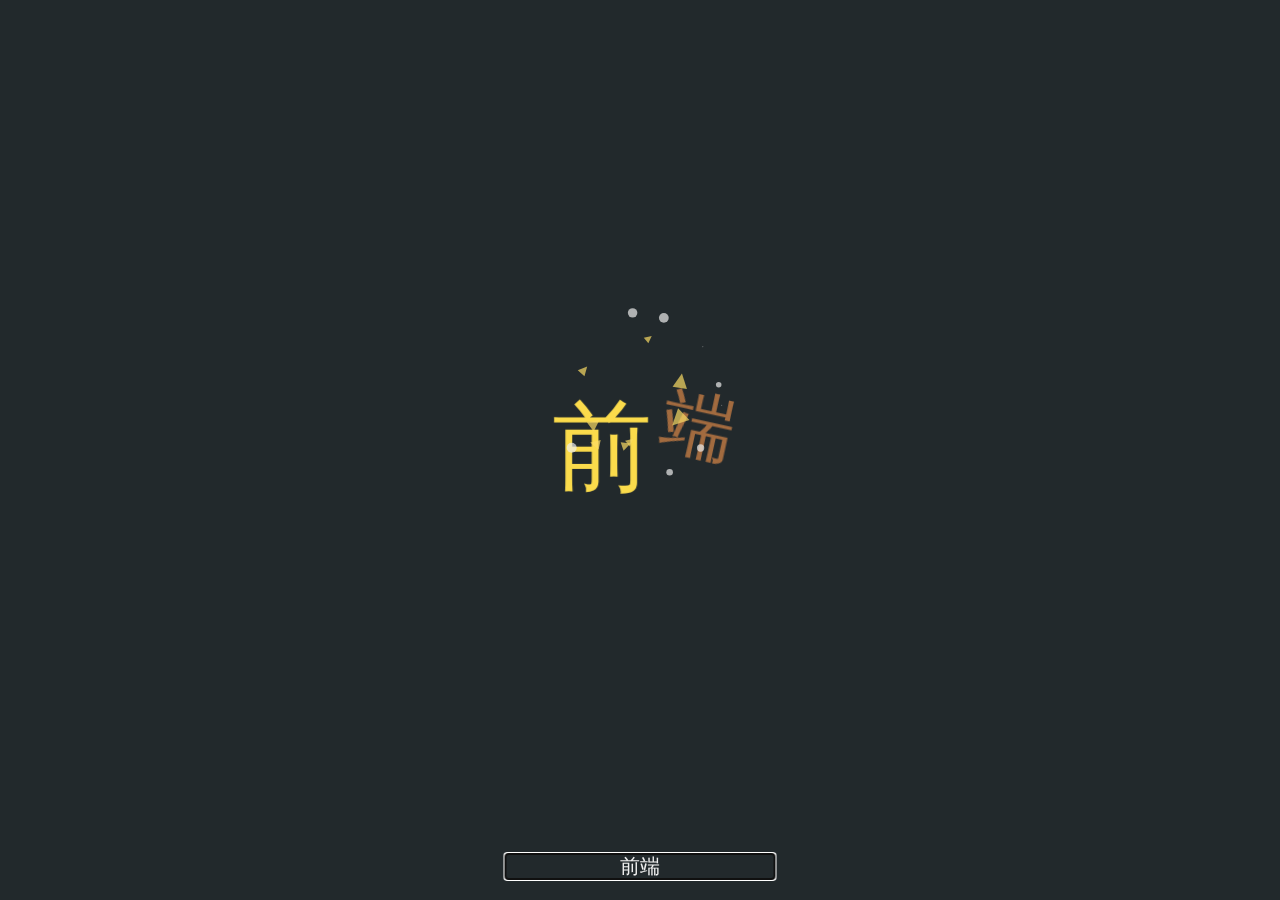
<file: transition/caidan.html>
<!DOCTYPE html>
<html lang="en" >
<head>
<meta charset="UTF-8">
<title>Did you find this page???</title>
<link href="https://fonts.googleapis.com/css?family=Rubik+Mono+One" rel="stylesheet">
<link rel="stylesheet" href="css/caidan.css">
</head>

<body>
<p id="offscreen-text" class="offscreen-text"></p>
<p id="text" class="text"></p>
<svg id="svg"> </svg>
<input type="text" class="input", id="input" />

<script src='js/CSSPlugin.min.js'></script> 
<script src='js/EasePack.min.js'></script> 
<script src='js/TweenLite.min.js'></script> 
<script src="js/caidan.js"></script>

</body>
</html>
</file>
<file: css/lifeN.new.css>
/*主体部分 - titBox*/

body {
  cursor: url(../images/lifeN/shou.ico), default;
}

.w1200 {
  width: 1200px;
  margin: 0 auto;
}

a:hover {
  color: #555;
  text-decoration: none;
}

.main {
  padding-bottom: 50px;
  background: #fff;
}

.titBox {
  margin: 80px auto;
  text-align: center;
  background: url(../images/lifeN/icon_01.png) no-repeat center top;
  padding-top: 125px;
}

.titBox h2 {
  font-size: 28px;
  font-weight: bold;
  margin-bottom: 40px;
  position: relative;
}

.titBox p {
  font-size: 13px;
  line-height: 30px;
}

/*主体-大图部分*/

.imgBox {
  width: 100%;
  position: relative;
}

.imgBox .item {
  position: absolute;
  left: 0;
  width: 50%;
  height: 100%;
}

.imgBox .item a {
  text-align: center;
  font-size: 13px;
  display: block;
  color: #222;
}

.imgBox h2 {
  overflow: hidden;
}

.imgBox .pad a em {
  display: inline-block;
  width: 0%;
  height: 3px;
  background: #c70019;
  transition: all 1s;
}

.imgBox .t2 .pad a:hover em {
  width: 60%;
}

.imgBox .item .pad a:hover em {
  width: 60%;
}

.imgBox .item .pad {
  width: 180px;
  height: 45px;
  position: absolute;
  left: 50%;
  top: 30%;
  margin-left: -90px;
  margin-top: -90px;
  display: block;
  padding-top: 0px;
  text-align: center;
  font-size: 21px;
  color: #222;
}

.imgBox .item h2 {
  font-size: 21px;
  font-weight: 400;
}

.imgBox .item a {
  margin-top: 20px;
  text-align: center;
  font-size: 13px;
  display: block;
}

.imgBox .t2 {
  left: 50%;
}

/*img {
    vertical-align: middle;
}*/

/*主体-详情部分*/

.infoBox {
  margin: 80px 0;
}

.infoBox .tab {
  margin-bottom: 50px;
  text-align: center;
}

.infoBox .tab em {
  display: inline-block;
  width: 0%;
  height: 3px;
  background: #c70019;
  transition: all 1s;
}

.infoBox .tab .tab_1:hover em {
  width: 100%;
}

.infoBox .tab .tab_2:hover em {
  width: 100%;
}

.infoBox .tab .tab_1 {
  background-image: url("../images/lifeN/icon_04.png");
  background-size: 35px;
}

.infoBox .tab .tab_2 {
  background-image: url("../images/lifeN/icon_05.png");
  text-indent: 42px;
  background-size: 34px;
}

.infoBox .tab span {
  height: 30px;
  line-height: 30px;
  width: 122px;
  display: inline-block;
  font-size: 14px;
  color: #222;
  background-position: left 2px;
  background-repeat: no-repeat;
  text-indent: 30px;
  margin-right: 36px;
  cursor: pointer;
  padding-bottom: 10px;
  border-bottom: 2px solid #fff;
}

.tabMain {
  width: 1236px;
  position: relative;
  left: -18px;
  display: block;
}

.tabMain2 {
  display: none;
}

.tabMain .tm li {
  float: left;
  width: 376px;
  margin: 0 18px;
  margin-bottom: 40px;
  position: relative;
}

.tabMain .tm li .info {
  padding-top: 12px;
}

.tabMain .tm li .info a {
  /*摸上去不要变颜色*/
}

.tabMain .tm li .info h3 {
  font-size: 16px;
  color: #333;
  font-weight: bold;
  margin: 6px 0 15px 0;
}

.tabMain .tm li .info .tag span {
  height: 23px;
  line-height: 23px;
  padding: 0 12px 0 15px;
  border: 1px solid #888;
  color: #666;
  font-size: 12px;
  background: url(../images/lifeN/icon_06.png) no-repeat 10px center;
  display: inline-block;
  float: left;
  text-indent: 5px;
}

/*margin youwenti*/

.tabMain .tm li .icon.icon1 {
  background: url(../images/lifeN/tm2_icon01.png) no-repeat center center;
  background-size: 100% auto;
}

.tabMain .tm li .icon {
  position: absolute;
  top: 0;
  left: 18px;
  width: 33px;
  height: 54px;
}

.tabMain .tm li .icon.icon2 {
  background: url(../images/lifeN/tm2_icon02.png) no-repeat center center;
  background-size: 100% auto;
}

.tabMain .tm li .icon.icon3 {
  background: url(../images/lifeN/tm2_icon03.png) no-repeat center center;
  background-size: 100% auto;
}

.tabMain .tm li .icon.icon4 {
  background: url(../images/lifeN/tm2_icon04.png) no-repeat center center;
  background-size: 100% auto;
}

.tabMain .tm li .icon.icon5 {
  background: url(../images/lifeN/tm2_icon05.png) no-repeat center center;
  background-size: 100% auto;
}

.tabMain .tm li .icon.icon6 {
  background: url(../images/lifeN/tm2_icon06.png) no-repeat center center;
  background-size: 100% auto;
}

/*.imgBox .item {
    position: absolute;
    left: 0;
    width: 50%;
    height: 100%;
}

.imgBox .item a {
    text-align: center;
    font-size: 13px;
    display: block;
    color: #222;
}

.imgBox .item .pad {
    width: 180px;
    height: 45px;
    position: absolute;
    left: 50%;
    top: 30%;
    margin-left: -90px;
    margin-top: -90px;
    display: block;
    text-align: center;
    font-size: 21px;
    color: #222;
}

.imgBox .item .pad h2 {
    font-size: 21px;
}

.imgBox t2 {
    left: 50%;
}

.imgBox img {
    vertical-align: middle;
}*/

/*右下角返回顶部按钮*/

.r_nav {
  position: fixed;
  right: 50px;
  bottom: 80px;
}
</file>
<file: css/ox-culture.css>
body{
	overflow-x:hidden;
}
.crumbs-nav {
	height: 60px;
	line-height: 60px;
	
}
.pen-pic {
	width: 100%;
	height: 700px;
	background:  url(../images/w-banner.jpg) center 0 no-repeat;
	text-align: center;
	overflow: hidden;
	line-height: 700px;
}
.w1200 {
	width: 1200px;
	margin: 0 auto;
}
.public-head-cent h1 {
	height: 60px;
	line-height: 60px;
}
/*banner区域*/
.t-cont {
	display: inline-block;
	vertical-align: middle;
}
.t-cont .p1,.p2,.p3 {
	height: 30px;
	line-height: 30px;
}

.t-cont .p1 {
	font-size: 35px;
	line-height: 35px;
	margin-bottom: 30px;
}


/*m-text*/
.m-text {
  height: 400px;
  width: 100%;
  line-height: 400px;
  text-align: center;
}
.m-text .m-b{
   display: inline-block;
   vertical-align: middle;
}
.m-text .m-b .p4 {
   font-size: 26px;
   line-height: 26px;
   margin-bottom: 20px;
}
.m-text .m-b .p5 {
	height: 20px;
	line-height: 20px;
}

/*感受文化*/
.feel-c {
	width: 100%;
	height: 350px;
	background:  url(../images/ganshou.png) center 0 no-repeat;
	position: relative;
	 transition: all 1s;
	
}
.feel-c:hover {
	 transform: scale(1.1,1.1);
}
.feel-c .cul {
	width: 200px;
	height: 54px;
	position: absolute;
	left: 250px;
	top: 50%;
	margin-top: -27px;
}
.feel-c .cul h3 {
	line-height: 50px;
	text-align: center;
}

/*创新发展*/
.create-pgs {
	width: 100%;
	height: 350px;
	background:  url(../images/chuangxin.png) center 0 no-repeat;
	position: relative;
	transition: all 1s;
	
}
.create-pgs:hover {
	transform: scale(1.1,1.1);
}
.create-pgs .progress {
	width: 200px;
	height: 54px;
	position: absolute;
	right: 250px;
	top: 50%;
	margin-top: -27px;
}
.create-pgs .progress h3 {
	line-height: 50px;
	text-align: center;
}

/*壮大队伍*/
.expand-troop {
	width: 100%;
	height: 350px;
	background:  url(../images/zhuangda.png) center 0 no-repeat;
	position: relative;
	transition: all 1s;
	
}
.expand-troop:hover {
	transform: scale(1.1,1.1);
}
.expand-troop .troops {
	width: 200px;
	height: 54px;
	position: absolute;
	left: 250px;
	top: 50%;
	margin-top: -27px;
}
.expand-troop .troops h3 {
	line-height: 50px;
	text-align: center;
}


/*阵地建设*/
.battle-field {
	width: 100%;
	height: 350px;
	background:  url(../images/jianshe.png) center 0 no-repeat;
	position: relative;
	transition: all 1s;
	
}
.battle-field:hover {
	transform: scale(1.1,1.1);
}
.battle-field .build {
	width: 200px;
	height: 54px;
	position: absolute;
	right: 250px;
	top: 50%;
	margin-top: -27px;
}
.battle-field .build h3 {
	line-height: 50px;
	text-align: center;
}


/*爱心工程*/
.love-project {
  height: 400px;
  width: 100%;
  line-height: 400px;
  text-align: center;
}
.love-project .l-p{
   display: inline-block;
   vertical-align: middle;
}
.love-project .l-p .p6 {
   font-size: 26px;
   line-height: 26px;
   margin-bottom: 20px;
}
.love-project .l-p .p7 {
	height: 20px;
	line-height: 20px;
}



/*图片循环*/
.pic-cont {
	width: 1343px;
	height: 300px;
	/*background-color: blue;*/
	margin:0 auto;
	position: relative;
	overflow: hidden;
}
.pic-cont .pics li {
	float: left;
	margin: 0 10px;
}
.pic-cont .pics li img {
	width: 300px;
	height: 300px;
}

.pic-cont .pics {
  width: 3840px;
  position: absolute;
}
</file>
<file: css/serve.css>
/* 
  create Time: 20180904;
  author: xutonze;
*/
*{
	margin: 0;
	padding: 0;
}
body{
    width:100%;
    overflow-x: hidden;
}
.w1200{
    width: 1200px;
    margin: auto;
}
.public-head-cent h1{
    float: left;
    height: 60px;
    width: 120px;
    line-height: 60px;
    text-align: center;
    background-color: #fff;
    margin: 0;
    font-size: 0;
    position: absolute;
    z-index: 10;
}
.main{
	padding-bottom: 0;
}

.main .main-head{
	height: 800px;
	width: 100%;
	position: relative;
}
.main-head .info{

	/* background: url(../images/icon-serve.png) no-repeat center top; */
    padding-top: 170px;
    text-align: center;
    width: 230px;
    height: 240px;
    position: absolute;
    left: 50%;
    top: 50%;
    margin-left: -115px;
    margin-top: -300px;
    z-index: 4;
}
.main-head .info img {
    margin-bottom:20px;
}
.main-head .info h2{
    font-size: 30px;
    color: #000;
    margin-bottom: 10px;
    font-weight: bold;
}
.main-head .info p{
	font-size: 14px;
    color: #666;
    margin-top:10px;
}
.main-list1{
height: 400px;
margin-top:60px;
}


.main-list1  .left{
height: 400px;
width: 560px;
float: left;
}
.main-list1  .right{
height: 400px;
width: 560px;
float: right;
}
.main-list1 .left .pad {
	background: #fff;
    text-align: center;
    margin: 0 20px;
}
.main-list1 .left .pad .serveText{
	color: #333;
    padding: 34px 0 20px 0;
    overflow: hidden;
}
.main-list1 .left .pad .serveText h3{
    font-size: 24px;
    line-height: 24px;
    margin-bottom: 10px;
    position: relative;
}
.main-list1 .left .pad .serveText p{
    font-size: 14px;
    margin-bottom: 30px;
}
.main-list1 .left .pad .serveText span{
    color: #000;
    padding-bottom: 12px;
    position: relative;
}
.main-list1 .left .pad .serveText span em{
transition: all .3s linear;
}


.main-list1 .right .pad {
	background: #fff;
    text-align: center;
    margin: 0 20px;
}
.main-list1 .right .pad .serveText{
	color: #333;
    padding: 34px 0 20px 0;
    overflow: hidden;
    position: relative;
}
.main-list1 .right .pad .serveText h3{
    font-size: 24px;
    line-height: 24px;
    margin-bottom: 10px;
}
.main-list1 .right .pad .serveText p{
    font-size: 14px;
    margin-bottom: 30px;
}
.main-list1 .right .pad .serveText span{
    color: #000;
    padding-bottom: 12px;
    position: relative;
}
.main-list1 .right .pad .serveText span em{
transition: all .3s linear;
}





.main-list2{
height: 400px;
margin-top:60px;
}

.main-list2  .left{
height: 400px;
width: 560px;
float: left;
}
.main-list2  .right{
height: 400px;
width: 560px;
float: right;
}
.main-list2 .left .pad {
	background: #fff;
    text-align: center;
    margin: 0 20px;
}
.main-list2 .left .pad .serveText{
	color: #333;
    padding: 34px 0 20px 0;
    overflow: hidden;
}
.main-list2 .left .pad .serveText h3{
    font-size: 24px;
    line-height: 24px;
    margin-bottom: 10px;
    position: relative;
}
.main-list2 .left .pad .serveText p{
    font-size: 14px;
    margin-bottom: 30px;
}
.main-list2 .left .pad .serveText span{
    color: #000;
    padding-bottom: 12px;
    position: relative;
}
.main-list2 .left .pad .serveText span em{
transition: all .3s linear;
}


.main-list2 .right .pad {
	background: #fff;
    text-align: center;
    margin: 0 20px;
}
.main-list2 .right .pad .serveText{
	color: #333;
    padding: 34px 0 20px 0;
    overflow: hidden;
}
.main-list2 .right .pad .serveText h3{
    font-size: 24px;
    line-height: 24px;
    margin-bottom: 10px;
    position: relative;
}
.main-list2 .right .pad .serveText p{
    font-size: 14px;
    margin-bottom: 30px;
}
.main-list2 .right .pad .serveText span{
    color: #000;
    padding-bottom: 12px;
    position: relative;
}
.main-list2 .right .pad .serveText span em{
transition: all .3s linear;
}


.welcome{
	height: 691px;
    margin-top: 50px;
	position: relative;
	background: url(../images/s-erb.jpg) center no-repeat;
}

.welcome .welcome-info{
	text-align: center;
    width: 780px;
    height: 330px;
    position: absolute;
    left: 50%;
    top: 50%;
    margin: -165px 0 0 -390px;
}
.welcome .welcome-info h3{
	font-size: 32px;
    color: #fff;
    margin-bottom: 10px;
}
.maBox{
	position: absolute;
    left: 0;
    top: 0;
    width: 100%;
    height: 100%;
    background: url(../images/bg.png) repeat;
    z-index: 9;
    display: none;
}	
.welcome .welcome-info .email{
	width: 132px;
    height: 110px;
    position: absolute;
    left: 0;
    bottom: 73px;
}
.welcome .welcome-info .email .icon-email{
	display: block;
    width: 43px;
    height: 40px;
    background: url(../images/icon-email.png) center no-repeat;
    margin: 0 auto 20px;
}
.welcome .welcome-info .email span{
	font-size: 14px;
    color: #fff;
}
.welcome .welcome-info .tel{
	width: 132px;
    height: 110px;
    position: absolute;
    left: 230px;
    bottom: 13px;
    color: #fff;
    text-align: center;
    background: url(../images/icon-tel.png) no-repeat center top;
    padding-top: 60px;
    font-size: 14px;
}
.welcome .welcome-info .bsc{
	width: 106px;
    height: 106px;
    color: #fff;
    font-size: 14px;
    position: absolute;
    left: 470px;
    bottom: 73px;
    cursor: pointer;
}
.welcome .welcome-info .bsc .icon-bsc{
	display: block;
    width: 54px;
    height: 38px;
    background: url(../images/icon-bsc.png) center no-repeat;
    margin: 0 auto 20px;
}
.welcome .welcome-info .wx{
	width: 106px;
    height: 106px;
    position: absolute;
    right: 0;
    bottom: 73px;
    cursor: pointer;
    font-size: 14px;
    color: #fff;
}
.welcome .welcome-info .wx .icon-wechat{
	display: block;
    width: 54px;
    height: 38px;
    background: url(../images/icon-wechat.png) center no-repeat;
    margin: 0 auto 20px;
}





.main-head div{
    position: absolute;
}
.main-head  .q1{
    width: 140px;
    left: 7.3%;
    top: 65px;
}
.main-head  .q2{
    width: 320px;
    left: 24%;
    top: 84px;
}
.main-head  .q3{
    width: 330px;
    left: 59%;
    top: 311px;
}
.main-head  .q4{
    width: 340px;
    left: 63%;
    bottom: -90px;
}
.main-head  .q5{
    width: 320px;
    left: 60%;
    top: -100px;
}
.main-head  .q6{
    width: 360px;
    left: 76%;
    top: 60px;
}
.main-head  .q7{
    width: 323px;
    left: 24%;
    top: 50%;
}
.main-head  .q8{
    width: 240px;
    right: 4%;
    top: 30px;
}
.main-head  .q9{
    width: 355px;
    right: 30%;
    bottom: 30px;
}
.main-head  .q10{
    width: 300px;
    left: 22%;
    top: 400px;
}
@keyframes dx{
    0% {transform: translate(0px,0px) rotate(0deg);}
    40% {transform: translate(60px,60px) rotate(10deg);}
    100% {transform: translate(0px,0px) rotate(0deg);}
}
@-webkit-keyframes dx{
    0% {-webkit-transform: translate(0px,0px) rotate(0deg);}
    40% {-webkit-transform: translate(60px,60px) rotate(10deg);}
    100% {-webkit-transform: translate(0px,0px) rotate(0deg);}
}
.main-head .q1,.main-head .q5,.main-head .q7,.main-head .q9{animation :dx 12s infinite;-webkit-animation :dx 12s infinite;}


@keyframes dx2{
    0% {transform: translate(0px,0px) rotate(0deg);}
    70% {transform: translate(-50px,-50px) rotate(25deg);}
    100% {transform: translate(0px,0px) rotate(0deg);}
}
@-webkit-keyframes dx2{
    0% {-webkit-transform: translate(0px,0px) rotate(0deg);}
    70% {-webkit-transform: translate(-50px,-50px) rotate(25deg);}
    100% {-webkit-transform: translate(0px,0px) rotate(0deg);}
}
.main-head .q2,.main-head.q6,.main-head .q8,.main-head .q10{animation :dx2 10s infinite;-webkit-animation :dx2 10s infinite;}


@keyframes dx3{
    0% {transform: translate(0px,0px) rotate(0deg);}
    60% {transform: translate(20px,50px) rotate(10deg);}
    100% {transform: translate(0px,0px) rotate(0deg);}
}
@-webkit-keyframes dx3{
    0% {-webkit-transform: translate(0px,0px) rotate(0deg);}
    60% {-webkit-transform: translate(20px,50px) rotate(10deg);}
    100% {-webkit-transform: translate(0px,0px) rotate(0deg);}
}
.main-head .q3,.main-head .q4,.main-head .q6{animation :dx3 10s infinite;-webkit-animation :dx3 10s infinite;}



.main-list1 .left .pad .serveText span em {
    display: inline-block;
    width:0;
    height: 2px;
    background: #c70019;
    transition: all 1s;
     margin-top: 20px;
}
.main-list1 .left .pad .serveText span:hover em {
    width:10%;
}

.main-list1 .right .pad .serveText span em {
    display: inline-block;
    width:0;
    height: 2px;
    background: #c70019;
    transition: all 1s;
    margin-top: 20px;
}
.main-list1 .right .pad .serveText span:hover em {
    width:10%;
}

.main-list2 .left .pad .serveText span em {
    display: inline-block;
    width:0;
    height: 2px;
    background: #c70019;
    transition: all 1s;
    margin-top: 20px;
}
.main-list2 .left .pad .serveText span:hover em {
    width:10%;
}

.main-list2 .right .pad .serveText span em {
    display: inline-block;
    width:0;
    height: 2px;
    background: #c70019;
    transition: all 1s;
    margin-top: 20px;
}
.main-list2 .right .pad .serveText span:hover em {
    width:10%;
}

.main-list2 img:hover{
    transition: all 1s;
    transform: scale(1.15);
}
.main-list1 img:hover{
    transition: all 1s;
    transform: scale(1.15);
}




.welcome .welcome-info h3:hover{
    transition: all 1s;
    transform: translateY(50%);
}

.welcome .welcome-info .email:hover{
    transition: all 1s;
    transform: translateY(50%);
}
.welcome .welcome-info .tel:hover{
    transition: all 1s;
    transform: translateY(50%);
}
.welcome .welcome-info .bsc:hover{
    transition: all 1s;
    transform: translateY(50%);
}
.welcome .welcome-info .wx:hover{
    transition: all 1s;
    transform: translateY(50%);
}
.maBox img{
    top:192px;
    left:530px;
    position: relative;
}
.maBox span{
    background:black;
    color: white;
    display:inline-block;
    height: 25px;
    width: 25px;
    border-radius: 50%;
    text-align: center;
    line-height: 25px;
    font-size: large;
    top:-100px;
    left:840px;
    position: relative;
}
.main-list1 .left p{
    margin-top: 30px;
}
.main-list1 .right p{
    margin-top: 30px;
}
.main-list2 .left p{
    margin-top: 30px;
}
.main-list2 .right p{
    margin-top: 30px;
}
</file>
<file: transition/css/caidan.css>
html, body {
  /* width: 100%;
  height: 100%; */
  overflow: hidden;
  font-family: 'Rubik Mono One', sans-serif;
  background: #22292C;
}

svg {
  /* width: 100%; */
  /* height: 100%; */
  position: absolute;
  top: 0px;
  left: 0px;
  z-index: 0;
}

.input {
  position: absolute;
  z-index: 1;
  bottom: 0px;
  font-size: 20px;
  text-align: center;
  left: 50%;
  transform: translateX(-50%);
  font-family: helvetica, sans-serif;
  bottom: 20px;
  background: none;
  border: 1px solid #ddd;
  color: #eee;
}

.text, .offscreen-text {
  width: 100%;
  top: 50%;
  transform: translateY(-50%);
  display: block;
  position: absolute;
  margin: 0;
}

.offscreen-text {
  text-align: center;
  top: -9999px;
}

.text span {
  position: absolute;
}
</file>
<file: css/public.css>
/********************************************
	creat time : 2018年7月25日20点
	author:xutongze
	purpose: reset style
********************************************
			  RESET.CSS
********************************************/

*{margin:0;padding:0}
body {
    margin: 0;
    background-color: #fff;
    color: #333;
    font-size: 14px;
    font-family: tahoma, arial, 'Hiragino Sans GB', 'Microsoft Yahei', \5b8b\4f53, sans-serif;
    line-height: 18px;
}
/*清除浮动的公共类*/
.clearfix:after {
    content: "";
    display: block;
    height: 0;
    clear: both;
    visibility: hidden;
}
.clearfix{*zoom: 1}
/* 去除默认li 的左侧样式 */
li {list-style: none}
/*解决图片底册有空白缝隙*/
img {vertical-align: middle}
.fl{float:left}
.fr{float:right}
a {text-decoration: none;color: #333}
a:hover {color: #e82633}
em,i {font-style: normal!important}
input,button {outline: none;border: 0}

/* 文字省略号的类(针对单行文本超出隐藏) */
.txt-cut{
	overflow:hidden;
	white-space: nowrap;
	text-overflow: ellipsis;
}
/* 提前设置的字体样式; */
.font12{font-size:12px}
.font14{font-size:14px}

/* 设置非首页logo样式 */
.public-notindex {
    height: 60px!important;
    line-height: 60px!important;
}

/*版心*/
.w {
    width: 1200px;
    margin: auto;
}


/* 设置公有样式 */


/* 头部样式 */
.public-header-wrapper {
    line-height: 60px;
    height: 60px;
    background-color: #000000;
    position: relative;
    z-index: 999; /* 设置层级样式最顶级 */

    box-shadow: 0 2px 3px 2px rgba(0, 0, 0, .4); 
}

.public-head-cent {
    height: 60px;
}
.public-head-cent h1{
    float: left;
    height: 120px;
    width:120px;
    line-height: 120px;
    text-align: center;
    background-color: #fff;
    margin:0;
    font-size: 0;
    position: absolute;
    z-index: 10;
}
.public-headin-rig {
    height: 60px;
    position: relative;
}
.public-headin-rig .public-head-nav{
    float: left;
}
.public-headin-rig .public-head-nav > li,
.public-head-rgtow > div{
    float: left;
    margin-right: 48px;
    height: 60px;
    position: relative;
}
.public-headin-rig .public-head-nav > li > a,
.public-head-rgtow a {
    color: #fff;
    display: block;
    padding: 0 10px;
}
/* 经过的样式 */
.public-head-nav > li.current em,
.public-head-nav > li em {
    display: inline-block;
    width:0%;
    height: 2px;
    background: #c70019;
    margin-top: -10px;
    
    position: absolute;
    top: 57px;
    left: 50%;
    transform: translateX(-50%);
    transition: all 1s;
}
.public-head-nav > li.current em{width:100%}
.public-head-nav > li:hover em{
    width:100%;
}
/* right-nav */
.public-head-rgtow {
    float: left;
}
.public-head-rgtow > div{
    margin-right: 0;
    margin-left: 48px;
}
.public-head-rgtow .language a{
    display: inline-block;
    text-decoration: underline;
}
.public-hide-menu{
    position: absolute;
    left: 0;
    top: 60px;
    z-index: 9;
    width: 100%;
    height: 60px;
    line-height: 60px;
    background-color: #424242;
    text-align: center
}
.public-hide-menu .public-navin_newnav{
    height:60px;
}
.public-navin_newnav li{
    display: inline-block;
    margin-right:10px;
    background-size: 35px 35px;
    opacity: .7;
}
.public-navin_newnav li a{
    color: #fff;
    margin-left: 45px;
    display: block
}
.public-navin_newnav li[class ^= "public-icoa"]{
    background: url("../images/c1.png") no-repeat 1px center;
}
.public-navin_newnav li.public-icoa2{background-image: url("../images/c2.png")}
.public-navin_newnav li.public-icoa3{background-image: url("../images/c2_new.png")}
.public-navin_newnav li.public-icoa4{background-image: url("../images/c3.png")}

.public-navin_newnav li[class ^= "publicnav-ico2-a"]{
    background: url("../images/q1.png") no-repeat 1px center;
}
.public-navin_newnav li.publicnav-ico2-a2 {background-image:url("../images/q2.png")}
.public-navin_newnav li.publicnav-ico2-a3 {background-image:url("../images/c4.png")}
.public-navin_newnav li.publicnav-ico2-a4 {background-image:url("../images/c5.png")}
.public-navin_newnav.navontxt a{
    margin-left: 0;
    margin-right: 30px;
}

/*
    尾部属性 样式
*/
.public-footer-wrapper {
    min-height: 400px;
    background-color: #f2f2f2 ;
    border-top: 1px solid transparent;
}
.public-footer-headbox {
    min-height: 320px;
    margin-top: 40px;
    padding-top: 10px;
    background: url("../images/bottomBg.png") no-repeat center bottom;
    background-size: auto 100%;
    box-sizing: border-box;
}
.public-footer-foot {
    line-height: 80px;
    background-color: #000;
    color: #939393;
}.public-footer-foot a{color:#939393;}
.public-footer-headbox .fl dl{
    float: left;
    height: 100%;
    margin-right: 40px;
}
.public-footer-headbox .fl dl dt{
    font-weight: bold;
    padding-bottom: 20px;
}
.public-footer-headbox .fl dl dd{padding-bottom: 16px;}
.public-footer-headbox .fl dl dd a{color: #333}
.public-footer-headbox .fl dd:hover a{text-decoration: underline;}
.public-footer-headbox .fr .lines_topul{height: 74px;display: inline-block;}
.public-footer-headbox .fr .lines_topul li{
    float: left;
    height: 74px;
    width:70px;
    text-align:center;
    margin-left:50px;
    background: url("../images/tianmao.png") no-repeat center 0;
    background-size: 43px 43px;
}
.public-footer-headbox .fr .lines_topul li:nth-child(2){
    background-image: url("../images/jingdong.png");
}
.public-footer-headbox .fr .lines_topul li:nth-child(3){
    background-image: url("../images/kefu.png");
}
.public-footer-headbox .fr .lines_topul li:nth-child(4){
    background-image: url("../images/fangwei.png");
}
.public-footer-headbox .fr .lines_topul li:nth-child(5){
    background-image: url("../images/dianpu.png");
}
.public-footer-headbox .fr .lines_topul li a{
    display: inline-block;
    padding-top: 50px;
}
.line2 {
    text-align: right;
    line-height: 30px;
    margin-top: 16px;
    font-size: 18;
}
.line2.icos_xin a{
    display: inline-block;
    padding-left: 20px;
    background: url("../images/aixin.png") no-repeat center left;
}
.public-footer-headbox .fr .fr {margin-top: 30px;}
.public-footer-headbox .fr .fr li{
    float: left;
    margin-left: 10px;
    position: relative;
    cursor: pointer;
}
.xnavfixed {
    position: absolute;
    z-index: 9;
    top: -155px;
    right: 0;
    width:420px;
    height: 140px;
    padding: 5px;
    background: #fff;
    border: 1px solid #ddd;
    display: none;
    opacity: 0;
    transition: all 2s;
}
.xnavfixed  img{float: left;height: 140px}
.public-footer-headbox .fr .fr li:nth-child(2):hover div{display:block;opacity: 1;}

/* 悬浮黑色框框 */
.index-fixed_wraps {
    position: fixed;
    top: 0;
    left: 0;
    width: 100%;
    height: 100%;
    background: rgba(0, 0, 0, 0.9);
    z-index: 9999;
    display: none;
}
.index-fixed-inwrap {
    width:515px;
    height: 358px;
    position: absolute;
    top: 40%;
    left: 50%;
    transform: translate(-50%, -50%);
}
.index-fixed-inwrap i{
    display: block;
    height: 40px;
    padding-bottom:20px;
    text-align: center;
}
.index-fixed-inwrap i img{cursor: pointer; transition:all .8s;}
.index-fixed-inwrap i img:hover{
    transform: rotate(-340deg);
}
.index-fixed-search {
    height: 60px;
    border-radius: 10px;
    line-height: 60px;
    overflow: hidden
}
.index-fixed-search input{
    height: 60px;
    width: 100%;
    color: #555;
    background: #fff url(../images/i-searchBig.png) 15px center no-repeat;
    text-indent: 40px;
    font-size: 18px;
}
.index-fixed-lists {
    width: 100%;
    margin-top: 10px;
}
.index-fixed-lists li{
    float: left;
    width: 45%;
    line-height: 50px;
    margin-right: 5%;
    border-bottom: 1px solid #fff;
}.index-fixed-lists li a{color: #fff}
</file>
